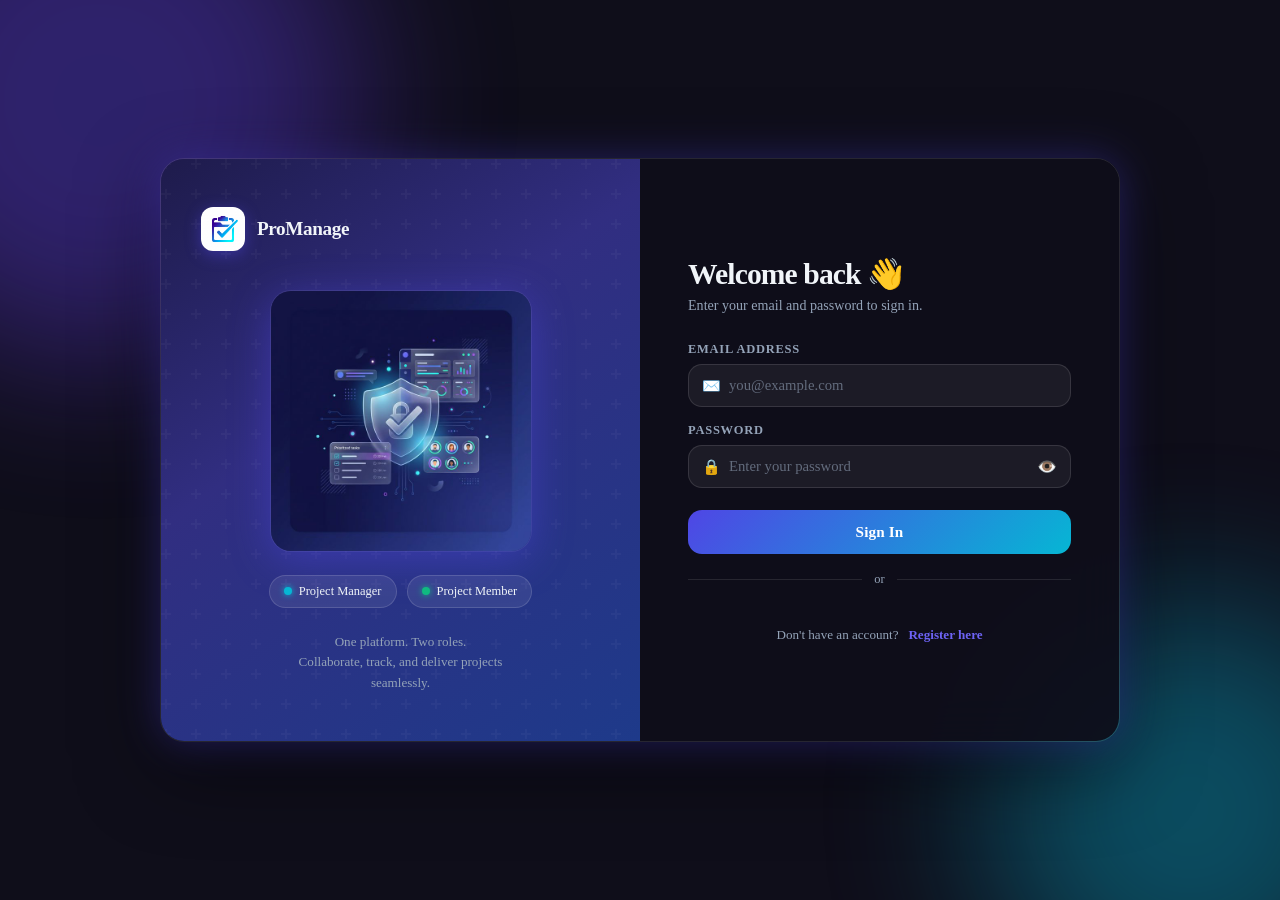
<file: frontend/index.html>
<!DOCTYPE html>
<html lang="en">
<head>
  <meta charset="UTF-8" />
  <meta name="viewport" content="width=device-width, initial-scale=1.0" />
  <title>ProManage – Project Management System</title>
  <meta name="description" content="ProManage – Project Management System" />
  <link rel="stylesheet" href="css/style.css" />
</head>
<body>
  <script>
    (function () {
      var role = sessionStorage.getItem('pms_role');
      var token = sessionStorage.getItem('pms_token');
      if (token && role === 'manager') {
        window.location.href = 'dashbord_manager.html';
      } else if (token && role === 'member') {
        window.location.href = 'dashbord ui_member.html';
      } else {
        window.location.href = 'login.html';
      }
    })();
  </script>
</body>
</html>
</file>
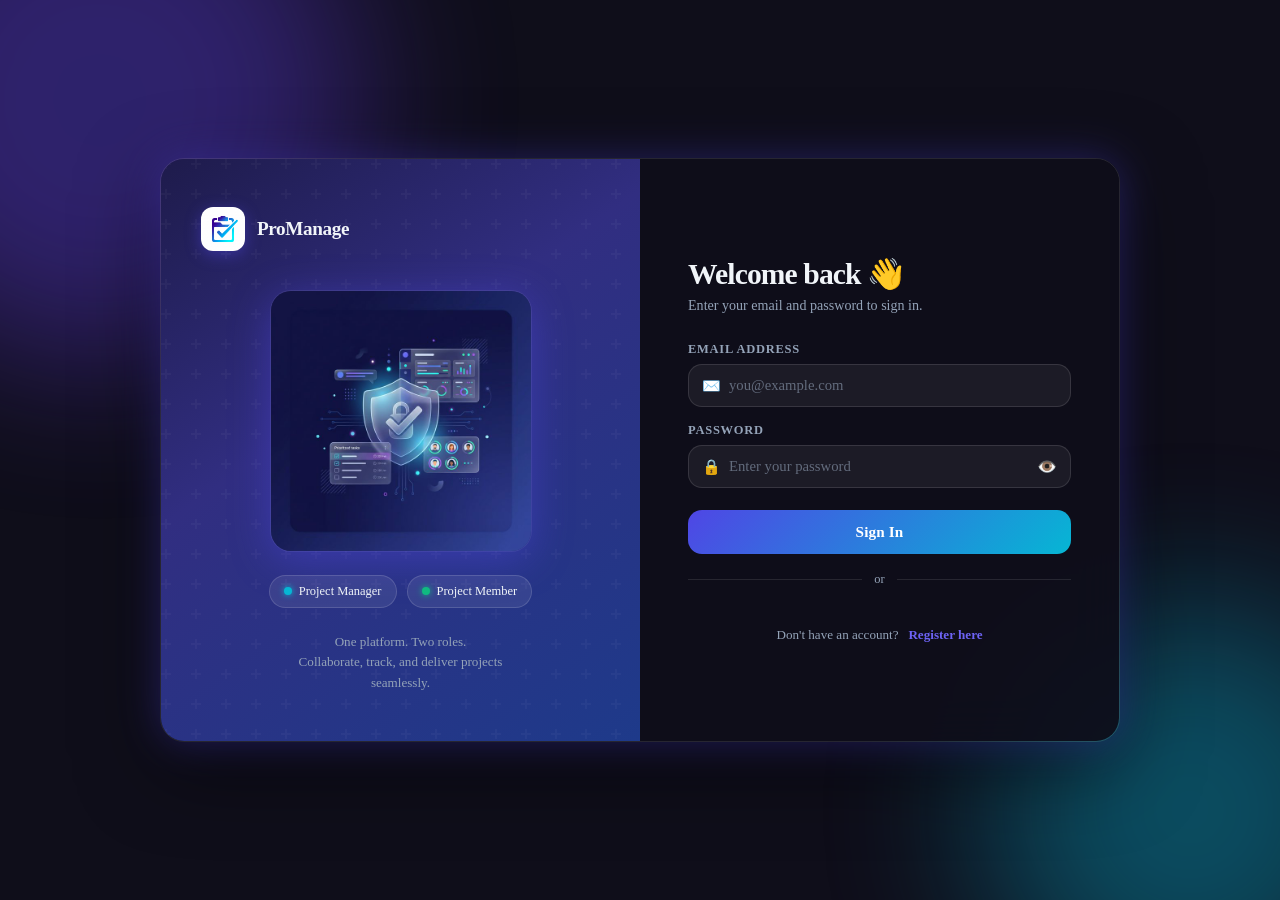
<file: frontend/files.html>
<!DOCTYPE html>
<html lang="en">
<head>
  <meta charset="UTF-8" />
  <meta name="viewport" content="width=device-width, initial-scale=1.0" />
  <title>Files – ProManage</title>
  <meta name="description" content="Files management page for ProManage with document sharing and collaboration." />
  <link rel="stylesheet" href="css/dashbord.css" />
  <link rel="stylesheet" href="css/project.css" />
  <link rel="stylesheet" href="css/files.css" />
  <script src="js/api.js" defer></script>
  <script src="js/role_guard.js" defer></script>
  <script src="js/nav.js" defer></script>
  <script src="js/files.js" defer></script>
</head>
<body>

  <aside class="sidebar" id="sidebar">

    <a href="dashbord_manager.html" class="sidebar-brand">
      <img src="assets/images/brand-logo.png" alt="ProManage" />
      <span class="sidebar-brand-name">ProManage</span>
    </a>

    <nav class="sidebar-nav" aria-label="Manager navigation">
      <span class="nav-section-label">Main</span>

      <a href="dashbord_manager.html" class="nav-item" id="nav-dashboard">
        <span class="nav-icon">🏠</span> Dashboard
      </a>

      <a href="project.html" class="nav-item" id="nav-projects">
        <span class="nav-icon">📁</span> Projects
        <span class="nav-badge" id="badge-projects">0</span>
      </a>

      <a href="task.html" class="nav-item" id="nav-tasks">
        <span class="nav-icon">✅</span> Tasks
        <span class="nav-badge" id="badge-tasks">0</span>
      </a>

      <a href="team.html" class="nav-item" id="nav-team">
        <span class="nav-icon">👥</span> Team
      </a>

      <a href="files.html" class="nav-item active" id="nav-files">
        <span class="nav-icon">📎</span> Files
      </a>

      <span class="nav-section-label" style="margin-top:12px;">Analytics</span>

      <a href="#" class="nav-item" id="nav-worklogs">
        <span class="nav-icon">📊</span> Work Logs
      </a>

      <a href="#" class="nav-item" id="nav-performance">
        <span class="nav-icon">📈</span> Performance
      </a>

      <span class="nav-section-label" style="margin-top:12px;">Account</span>

      <a href="notification.html" class="nav-item" id="nav-notifications">
        <span class="nav-icon">🔔</span> Notifications
        <span class="nav-badge" id="badge-notif">0</span>
      </a>

      <a href="profile.html" class="nav-item" id="nav-profile">
        <span class="nav-icon">👤</span> Profile
      </a>
    </nav>

    <div class="sidebar-footer">
      <a href="profile.html" class="sidebar-user" title="View profile">
        <div class="sidebar-user-avatar" id="sidebarAvatar">M</div>
        <div class="sidebar-user-info">
          <div class="sidebar-user-name" id="sidebarName">Manager</div>
          <div class="sidebar-user-role">Project Manager</div>
        </div>
        <span style="color:var(--text-muted);font-size:14px;">⚙️</span>
      </a>
    </div>

  </aside>

  <div class="dashboard-root">

    <header class="topbar">
      <h1 class="topbar-title">FILES</h1>

      <div class="topbar-search">
        <span>🔍</span>
        <input type="text" id="searchInput" placeholder="Search files…" />
      </div>

      <button class="btn-primary" id="openFileModalBtn" type="button">
        <svg viewBox="0 0 24 24" fill="none" stroke="currentColor" stroke-width="2.5"><line x1="12" y1="5" x2="12" y2="19"/><line x1="5" y1="12" x2="19" y2="12"/></svg>
        Upload File
      </button>
    </header>

    <main class="main-content" id="mainContent">

      <section class="stats-row">
        <div class="stat-card">
          <span class="stat-label">Total Files</span>
          <span class="stat-value" id="statTotal">0</span>
        </div>
        <div class="stat-card stat-active">
          <span class="stat-label">Documents</span>
          <span class="stat-value" id="statDocs">0</span>
        </div>
        <div class="stat-card stat-planning">
          <span class="stat-label">Images</span>
          <span class="stat-value" id="statImages">0</span>
        </div>
        <div class="stat-card stat-completed">
          <span class="stat-label">Linked to Projects</span>
          <span class="stat-value" id="statLinked">0</span>
        </div>
      </section>

      <section class="filters-bar">
        <div class="filter-group">
          <label>Type</label>
          <select id="filterType">
            <option value="all">All Types</option>
            <option value="pdf">PDF</option>
            <option value="docx">DOCX</option>
            <option value="xlsx">XLSX</option>
            <option value="png">PNG</option>
            <option value="jpg">JPG</option>
            <option value="zip">ZIP</option>
            <option value="other">Other</option>
          </select>
        </div>
        <div class="filter-group">
          <label>Project</label>
          <select id="filterProject">
            <option value="all">All Projects</option>
          </select>
        </div>
        <div class="filter-group">
          <label>Sort by</label>
          <select id="sortBy">
            <option value="newest">Newest First</option>
            <option value="oldest">Oldest First</option>
            <option value="name">Name (A → Z)</option>
          </select>
        </div>
        <div class="view-toggle">
          <button class="view-btn active" id="viewGrid" title="Grid view">
            <svg viewBox="0 0 24 24" fill="none" stroke="currentColor" stroke-width="1.8"><rect x="3" y="3" width="7" height="7" rx="1"/><rect x="14" y="3" width="7" height="7" rx="1"/><rect x="3" y="14" width="7" height="7" rx="1"/><rect x="14" y="14" width="7" height="7" rx="1"/></svg>
          </button>
          <button class="view-btn" id="viewList" title="List view">
            <svg viewBox="0 0 24 24" fill="none" stroke="currentColor" stroke-width="1.8"><line x1="8" y1="6" x2="21" y2="6"/><line x1="8" y1="12" x2="21" y2="12"/><line x1="8" y1="18" x2="21" y2="18"/><line x1="3" y1="6" x2="3.01" y2="6"/><line x1="3" y1="12" x2="3.01" y2="12"/><line x1="3" y1="18" x2="3.01" y2="18"/></svg>
          </button>
        </div>
      </section>

      <section class="dash-card">
        <div class="file-container" id="fileContainer">
          <div class="empty-state" id="emptyState">
            <div class="empty-icon">
              <svg viewBox="0 0 24 24" fill="none" stroke="currentColor" stroke-width="1.5"><path d="M21 15v4a2 2 0 0 1-2 2H5a2 2 0 0 1-2-2v-4"/><polyline points="17 8 12 3 7 8"/><line x1="12" y1="3" x2="12" y2="15"/></svg>
            </div>
            <p class="empty-title">No files yet</p>
            <p class="empty-sub">Click <strong>Upload File</strong> to add your first file</p>
          </div>
          <div class="file-list" id="fileList"></div>
        </div>
      </section>

    </main>

  </div>

  <div class="modal-overlay" id="fileModalOverlay">
    <div class="modal">
      <div class="modal-header">
        <h2 id="fileModalTitle">Upload File</h2>
        <button class="modal-close" id="closeFileModalBtn" type="button" aria-label="Close">
          <svg viewBox="0 0 24 24" fill="none" stroke="currentColor" stroke-width="2"><line x1="18" y1="6" x2="6" y2="18"/><line x1="6" y1="6" x2="18" y2="18"/></svg>
        </button>
      </div>
      <div class="modal-body">
        <input type="hidden" id="editFileId" />
        <div class="form-group">
          <label for="fileName">File Name <span class="required">*</span></label>
          <input type="text" id="fileName" placeholder="e.g. wireframes_v3.pdf" />
        </div>
        <div class="form-row">
          <div class="form-group">
            <label for="fileType">Type</label>
            <select id="fileType">
              <option value="pdf">PDF</option>
              <option value="docx">DOCX</option>
              <option value="xlsx">XLSX</option>
              <option value="png">PNG</option>
              <option value="jpg">JPG</option>
              <option value="zip">ZIP</option>
              <option value="other">Other</option>
            </select>
          </div>
          <div class="form-group">
            <label for="fileProject">Project</label>
            <select id="fileProject">
              <option value="">— None —</option>
            </select>
          </div>
        </div>
        <div class="form-group">
          <label for="fileUrl">URL</label>
          <input type="text" id="fileUrl" placeholder="https://…" />
        </div>
      </div>
      <div class="modal-footer">
        <button class="btn-secondary" id="cancelFileBtn" type="button">Cancel</button>
        <button class="btn-primary" id="saveFileBtn" type="button">Save</button>
      </div>
    </div>
  </div>

</body>
</html>
</file>
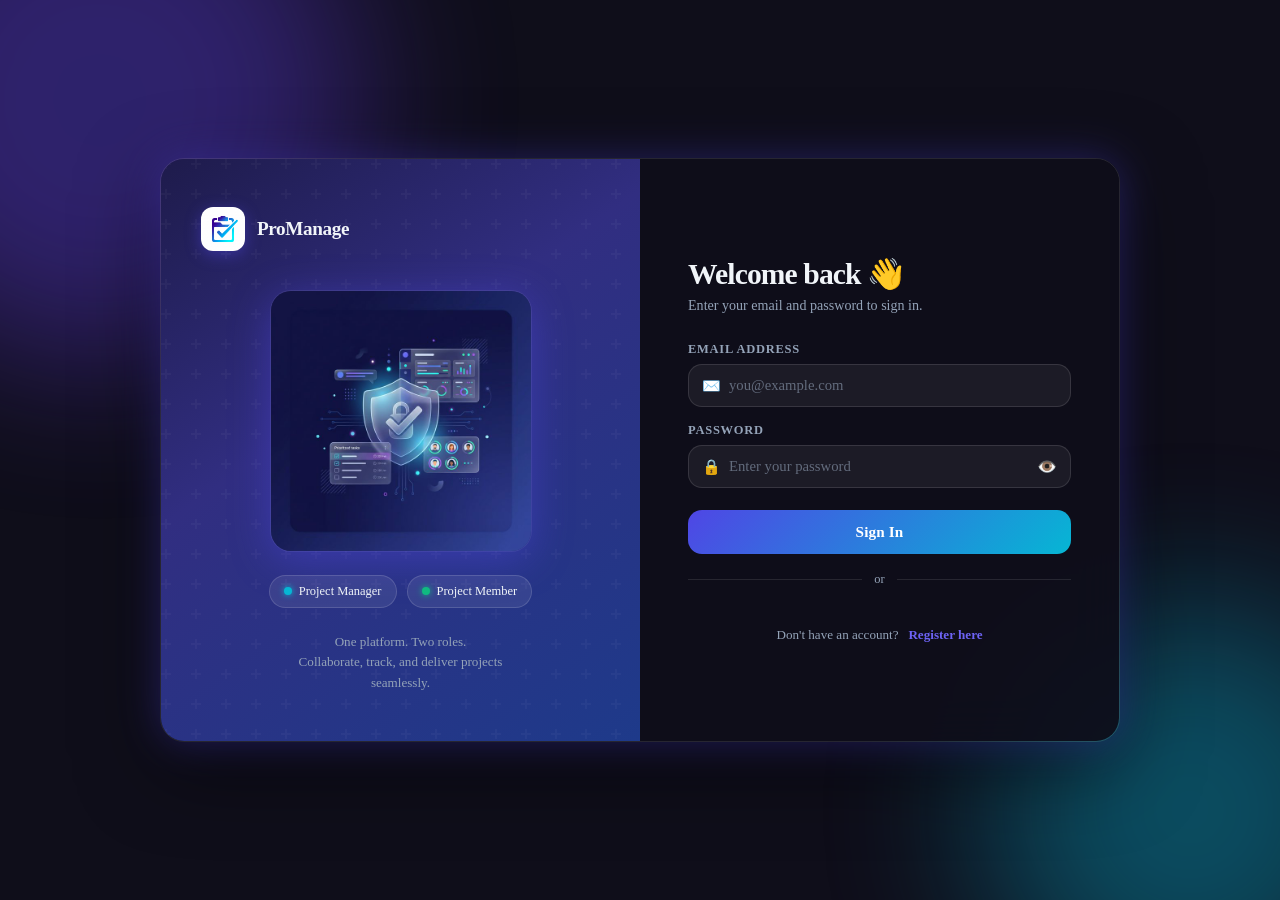
<file: frontend/login.html>
<!DOCTYPE html>
<html lang="en">
<head>
  <meta charset="UTF-8" />
  <meta name="viewport" content="width=device-width, initial-scale=1.0" />
  <title>Login – Project Management System</title>
  <meta name="description" content="Sign in to the Project Management System as a Project Manager or Project Member." />
  <link rel="stylesheet" href="css/auth.css" />
</head>
<body class="auth-page">

  <div class="auth-wrapper">

    <!-- ═══════════════════════════════════════
         LEFT PANEL  –  Illustration / Branding
    ════════════════════════════════════════ -->
    <div class="auth-panel-left">

      <!-- Brand -->
      <div class="brand">
        <img src="assets/images/brand-logo.png" alt="ProManage Logo" class="brand-icon-img" />
        <span class="brand-name">ProManage</span>
      </div>

      <!-- Illustration area -->
      <div class="illustration-wrap">

        <!-- Login Illustration -->
        <div class="illustration-img-wrap">
          <img
            src="assets/images/login-illustration.png"
            alt="Project management secure login illustration"
            class="login-illustration"
          />
        </div>

        <!-- Role badges -->
        <div class="role-badges">
          <span class="role-badge manager">
            <span class="dot"></span> Project Manager
          </span>
          <span class="role-badge member">
            <span class="dot"></span> Project Member
          </span>
        </div>

        <p class="panel-tagline">
          One platform. Two roles.<br/>
          Collaborate, track, and deliver projects seamlessly.
        </p>

      </div>
    </div>

    <!-- ═══════════════════════════════════════
         RIGHT PANEL  –  Login Form
    ════════════════════════════════════════ -->
    <div class="auth-panel-right">

      <div class="auth-header">
        <h1>Welcome back 👋</h1>
        <p>Enter your email and password to sign in.</p>
      </div>

      <!-- ── Login Form ── -->
      <form class="auth-form" id="loginForm" novalidate autocomplete="off">

        <!-- Email -->
        <div class="form-group">
          <label class="field-label" for="email">Email Address</label>
          <div class="input-wrap">
            <span class="input-icon">✉️</span>
            <input
              type="email"
              id="email"
              name="email"
              placeholder="you@example.com"
              required
              autocomplete="email"
            />
          </div>
        </div>

        <!-- Password -->
        <div class="form-group">
          <label class="field-label" for="password">Password</label>
          <div class="input-wrap">
            <span class="input-icon">🔒</span>
            <input
              type="password"
              id="password"
              name="password"
              placeholder="Enter your password"
              required
              autocomplete="current-password"
            />
            <button type="button" class="toggle-pw" id="togglePassword" aria-label="Toggle password visibility">
              👁️
            </button>
          </div>
        </div>

        <!-- Submit -->
        <button type="submit" class="btn-login" id="loginBtn">
          <div class="spinner"></div>
          <span class="btn-text">Sign In</span>
        </button>

        <!-- Error message -->
        <div class="auth-error" id="authError" role="alert">
          <span>⚠️</span>
          <span id="authErrorMsg">Invalid credentials. Please try again.</span>
        </div>

      </form>

      <!-- Divider -->
      <div class="auth-divider">or</div>

      <!-- Footer -->
      <div class="auth-footer">
        Don't have an account? &nbsp;
        <a href="signup.html" id="signupLink">Register here</a>
      </div>

    </div>
    <!-- /auth-panel-right -->

  </div>
  <!-- /auth-wrapper -->

  <script src="js/auth.js"></script>
</body>
</html>
</file>
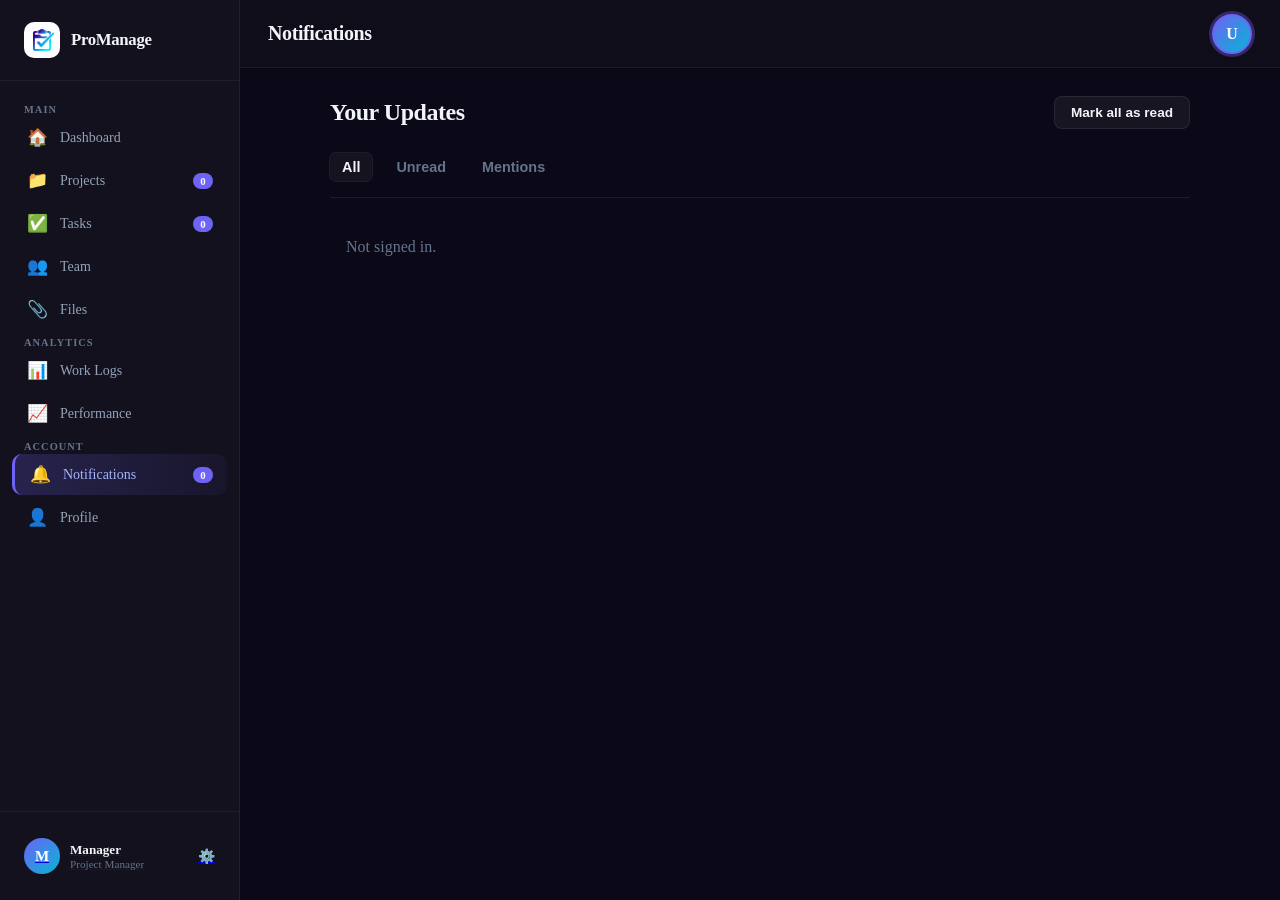
<file: frontend/notification.html>
<!DOCTYPE html>
<html lang="en">
<head>
  <meta charset="UTF-8" />
  <meta name="viewport" content="width=device-width, initial-scale=1.0" />
  <title>Notifications | ProManage</title>
  <meta name="description" content="View notifications across all your assigned projects." />
  <link rel="stylesheet" href="css/dashbord.css" />
  <link rel="stylesheet" href="css/notification.css" />
  <script src="js/nav.js" defer></script>
</head>
<body>

  <!-- ══════════════════════════════════════
       SIDEBAR
  ══════════════════════════════════════ -->
  <aside class="sidebar" id="sidebar">

    <a href="dashbord_manager.html" class="sidebar-brand">
      <img src="assets/images/brand-logo.png" alt="ProManage" />
      <span class="sidebar-brand-name">ProManage</span>
    </a>

    <nav class="sidebar-nav" aria-label="Manager navigation">
      <span class="nav-section-label">Main</span>

      <a href="dashbord_manager.html" class="nav-item" id="nav-dashboard">
        <span class="nav-icon">🏠</span> Dashboard
      </a>

      <a href="project.html" class="nav-item" id="nav-projects">
        <span class="nav-icon">📁</span> Projects
        <span class="nav-badge" id="badge-projects">0</span>
      </a>

      <a href="task.html" class="nav-item" id="nav-tasks">
        <span class="nav-icon">✅</span> Tasks
        <span class="nav-badge" id="badge-tasks">0</span>
      </a>

      <a href="team.html" class="nav-item" id="nav-team">
        <span class="nav-icon">👥</span> Team
      </a>

      <a href="files.html" class="nav-item" id="nav-files">
        <span class="nav-icon">📎</span> Files
      </a>

      <span class="nav-section-label" style="margin-top:12px;">Analytics</span>

      <a href="#" class="nav-item" id="nav-worklogs">
        <span class="nav-icon">📊</span> Work Logs
      </a>

      <a href="#" class="nav-item" id="nav-performance">
        <span class="nav-icon">📈</span> Performance
      </a>

      <span class="nav-section-label" style="margin-top:12px;">Account</span>

      <a href="notification.html" class="nav-item active" id="nav-notifications">
        <span class="nav-icon">🔔</span> Notifications
        <span class="nav-badge" id="badge-notif">0</span>
      </a>

      <a href="profile.html" class="nav-item" id="nav-profile">
        <span class="nav-icon">👤</span> Profile
      </a>
    </nav>

    <div class="sidebar-footer">
      <a href="profile.html" class="sidebar-user" title="View profile">
        <div class="sidebar-user-avatar" id="sidebarAvatar">M</div>
        <div class="sidebar-user-info">
          <div class="sidebar-user-name" id="sidebarName">Manager</div>
          <div class="sidebar-user-role">Project Manager</div>
        </div>
        <span style="color:var(--text-muted);font-size:14px;">⚙️</span>
      </a>
    </div>

  </aside>

  <!-- ══════════════════════════════════════
       MAIN AREA
  ══════════════════════════════════════ -->
  <div class="dashboard-root">

    <!-- Topbar -->
    <header class="topbar">
      <h1 class="topbar-title">Notifications</h1>
      <!-- Profile avatar -->
      <a href="profile.html" class="topbar-avatar" id="topbarAvatar" title="Profile">M</a>
    </header>

    <!-- Main Content -->
    <main class="main-content">
      <div class="notif-container">

        <!-- Header -->
        <div class="notif-header-wrap">
          <h2>Your Updates</h2>
          <button class="mark-read-btn" id="markAllReadBtn">Mark all as read</button>
        </div>

        <!-- Filters -->
        <div class="notif-filters">
          <button class="filter-btn active" data-filter="all">All</button>
          <button class="filter-btn" data-filter="unread">Unread</button>
          <button class="filter-btn" data-filter="mentions">Mentions</button>
        </div>

        <!-- Notification List -->
        <div class="notif-list" id="notifList">
          <p style="color:var(--text-muted);padding:16px;">Loading…</p>
        </div> <!-- /notif-list -->

      </div>
    </main>
  </div>

  <script src="js/notification.js"></script>
</body>
</html>
</file>
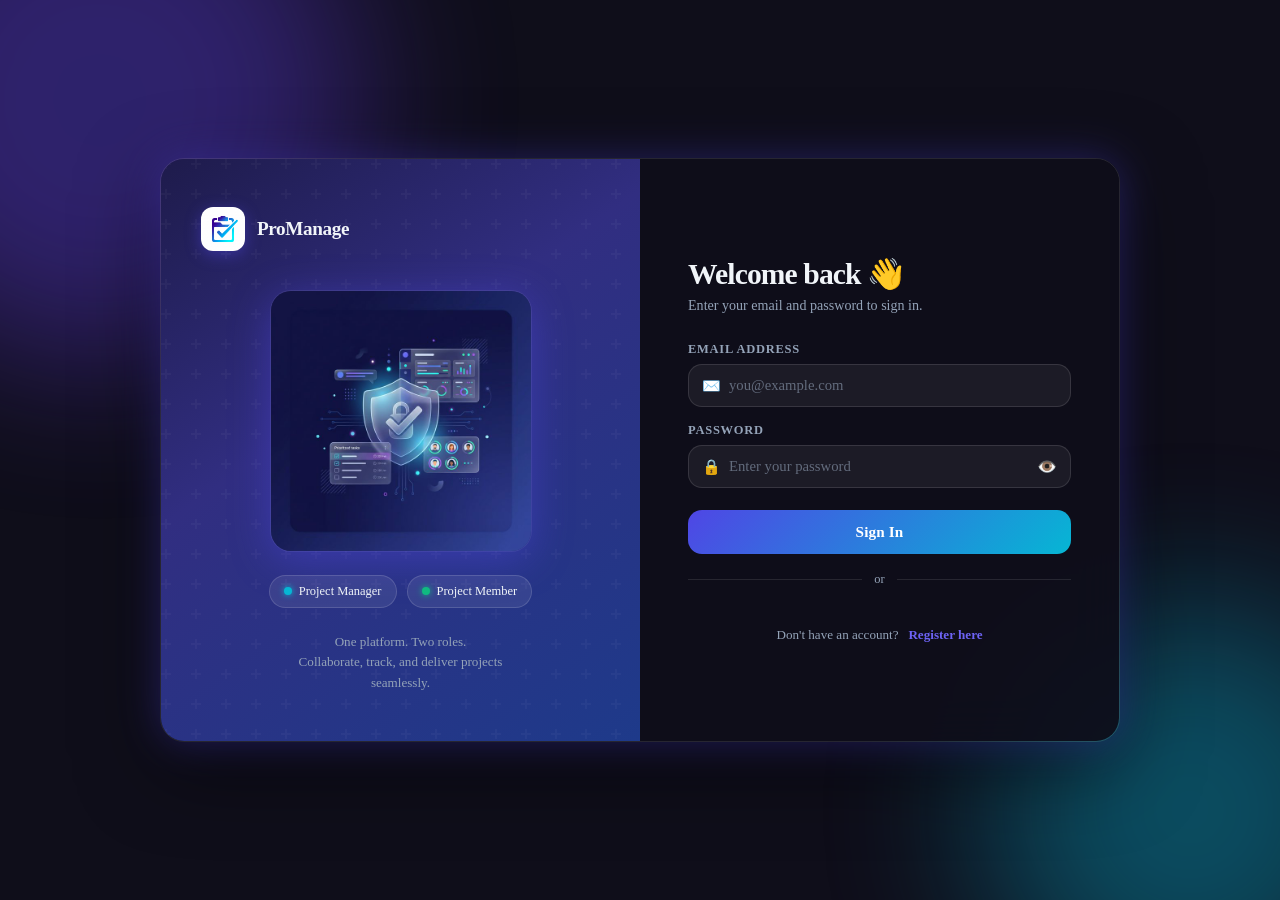
<file: frontend/profile.html>
<!DOCTYPE html>
<html lang="en">
<head>
  <meta charset="UTF-8" />
  <meta name="viewport" content="width=device-width, initial-scale=1.0" />
  <title>Profile – ProManage</title>
  <meta name="description" content="User profile page for ProManage with account settings and preferences." />
  <link rel="stylesheet" href="css/dashbord.css" />
  <link rel="stylesheet" href="css/project.css" />
  <link rel="stylesheet" href="css/profile.css" />
  <script src="js/api.js" defer></script>
  <script src="js/role_guard.js" defer></script>
  <script src="js/nav.js" defer></script>
  <script src="js/user.js" defer></script>
</head>
<body>

  <aside class="sidebar" id="sidebar">
    <a href="dashbord_manager.html" class="sidebar-brand">
      <img src="assets/images/brand-logo.png" alt="ProManage" />
      <span class="sidebar-brand-name">ProManage</span>
    </a>
    <nav class="sidebar-nav" aria-label="Manager navigation">
      <span class="nav-section-label">Main</span>
      <a href="dashbord_manager.html" class="nav-item" id="nav-dashboard"><span class="nav-icon">🏠</span> Dashboard</a>
      <a href="project.html" class="nav-item" id="nav-projects"><span class="nav-icon">📁</span> Projects<span class="nav-badge" id="badge-projects">0</span></a>
      <a href="task.html" class="nav-item" id="nav-tasks"><span class="nav-icon">✅</span> Tasks<span class="nav-badge" id="badge-tasks">0</span></a>
      <a href="team.html" class="nav-item" id="nav-team"><span class="nav-icon">👥</span> Team</a>
      <a href="files.html" class="nav-item" id="nav-files"><span class="nav-icon">📎</span> Files</a>
      <span class="nav-section-label" style="margin-top:12px;">Account</span>
      <a href="notification.html" class="nav-item" id="nav-notifications"><span class="nav-icon">🔔</span> Notifications<span class="nav-badge" id="badge-notif">0</span></a>
      <a href="profile.html" class="nav-item active" id="nav-profile"><span class="nav-icon">👤</span> Profile</a>
    </nav>
    <div class="sidebar-footer">
      <a href="profile.html" class="sidebar-user" title="View profile">
        <div class="sidebar-user-avatar" id="sidebarAvatar">U</div>
        <div class="sidebar-user-info">
          <div class="sidebar-user-name" id="sidebarName">User</div>
          <div class="sidebar-user-role">Member</div>
        </div>
        <span style="color:var(--text-muted);font-size:14px;">⚙️</span>
      </a>
    </div>
  </aside>

  <div class="dashboard-root">
    <header class="topbar">
      <h1 class="topbar-title">PROFILE</h1>
      <a href="login.html" class="btn-secondary" id="logoutBtn" style="text-decoration:none;">
        <svg viewBox="0 0 24 24" fill="none" stroke="currentColor" stroke-width="2" style="width:16px;height:16px;"><path d="M9 21H5a2 2 0 0 1-2-2V5a2 2 0 0 1 2-2h4"/><polyline points="16 17 21 12 16 7"/><line x1="21" y1="12" x2="9" y2="12"/></svg>
        Logout
      </a>
    </header>

    <main class="main-content" id="mainContent">

      <section class="profile-hero">
        <div class="profile-hero-bg"></div>
        <div class="profile-hero-content">
          <div class="profile-avatar-wrap">
            <div class="profile-avatar" id="profileAvatar">U</div>
            <div class="profile-role-badge" id="profileRoleBadge">Member</div>
          </div>
          <div class="profile-hero-info">
            <h2 class="profile-hero-name" id="profileName">—</h2>
            <p class="profile-hero-email" id="profileEmail">—</p>
            <div class="profile-hero-meta">
              <span class="profile-meta-pill" id="profileId">ID: —</span>
              <span class="profile-meta-pill" id="profileRoleLabel">Member</span>
              <span class="profile-meta-pill" id="profileJoin">Joined —</span>
            </div>
          </div>
          <div class="profile-hero-actions">
            <a href="#editProfile" class="btn-primary" id="editProfileAnchor">
              <svg viewBox="0 0 24 24" fill="none" stroke="currentColor" stroke-width="2" style="width:16px;height:16px;"><path d="M11 4H4a2 2 0 0 0-2 2v14a2 2 0 0 0 2 2h14a2 2 0 0 0 2-2v-7"/><path d="M18.5 2.5a2.121 2.121 0 0 1 3 3L12 15l-4 1 1-4 9.5-9.5z"/></svg>
              Edit Profile
            </a>
          </div>
        </div>
      </section>

      <section class="stats-row" id="profileStats" style="margin-top:-40px;position:relative;z-index:2;">
        <div class="stat-card">
          <span class="stat-label">My Tasks</span>
          <span class="stat-value" id="statMyTasks">0</span>
        </div>
        <div class="stat-card stat-active">
          <span class="stat-label">In Progress</span>
          <span class="stat-value" id="statInProgress">0</span>
        </div>
        <div class="stat-card stat-completed">
          <span class="stat-label">Completed</span>
          <span class="stat-value" id="statCompleted">0</span>
        </div>
        <div class="stat-card stat-planning">
          <span class="stat-label">Pending</span>
          <span class="stat-value" id="statPending">0</span>
        </div>
      </section>

      <div class="profile-grid">
        <section class="dash-card" id="editProfile">
          <div class="card-header">
            <span class="card-title">Edit Profile</span>
          </div>
          <form id="profileForm" class="profile-form">
            <div class="form-row">
              <div class="form-group">
                <label for="profName">Name</label>
                <input type="text" id="profName" required />
              </div>
              <div class="form-group">
                <label for="profEmail">Email</label>
                <input type="email" id="profEmail" required />
              </div>
            </div>
            <div class="form-group">
              <label for="profUsername">Username</label>
              <input type="text" id="profUsername" />
            </div>
            <div class="form-group">
              <label for="profPassword">New Password</label>
              <input type="password" id="profPassword" placeholder="Leave blank to keep current" />
              <small style="color:var(--text-muted);font-size:0.78rem;display:block;margin-top:6px;">Minimum 6 characters. Leave empty if you don't want to change it.</small>
            </div>
            <div class="profile-form-footer">
              <button class="btn-primary" type="submit" id="saveProfileBtn">
                <svg viewBox="0 0 24 24" fill="none" stroke="currentColor" stroke-width="2" style="width:16px;height:16px;"><path d="M19 21H5a2 2 0 0 1-2-2V5a2 2 0 0 1 2-2h11l5 5v11a2 2 0 0 1-2 2z"/><polyline points="17 21 17 13 7 13 7 21"/><polyline points="7 3 7 8 15 8"/></svg>
                Save Changes
              </button>
              <span id="profileStatus" class="profile-status"></span>
            </div>
          </form>
        </section>

        <section class="dash-card">
          <div class="card-header">
            <span class="card-title">Account Security</span>
          </div>
          <div class="profile-security">
            <div class="security-item">
              <div class="security-icon">🔒</div>
              <div class="security-info">
                <div class="security-title">Password</div>
                <div class="security-sub">Last updated — set during registration</div>
              </div>
              <a href="#editProfile" class="btn-action">Change</a>
            </div>
            <div class="security-item">
              <div class="security-icon">🔑</div>
              <div class="security-info">
                <div class="security-title">Session Token</div>
                <div class="security-sub" id="tokenSub">Active — Bearer token in use</div>
              </div>
              <a href="login.html" class="btn-action danger" id="logoutBtnInline">Sign out</a>
            </div>
            <div class="security-item">
              <div class="security-icon">👤</div>
              <div class="security-info">
                <div class="security-title">Account Type</div>
                <div class="security-sub" id="accountTypeSub">—</div>
              </div>
              <span class="security-pill" id="accountTypePill">—</span>
            </div>
          </div>
        </section>
      </div>

    </main>
  </div>

</body>
</html>
</file>
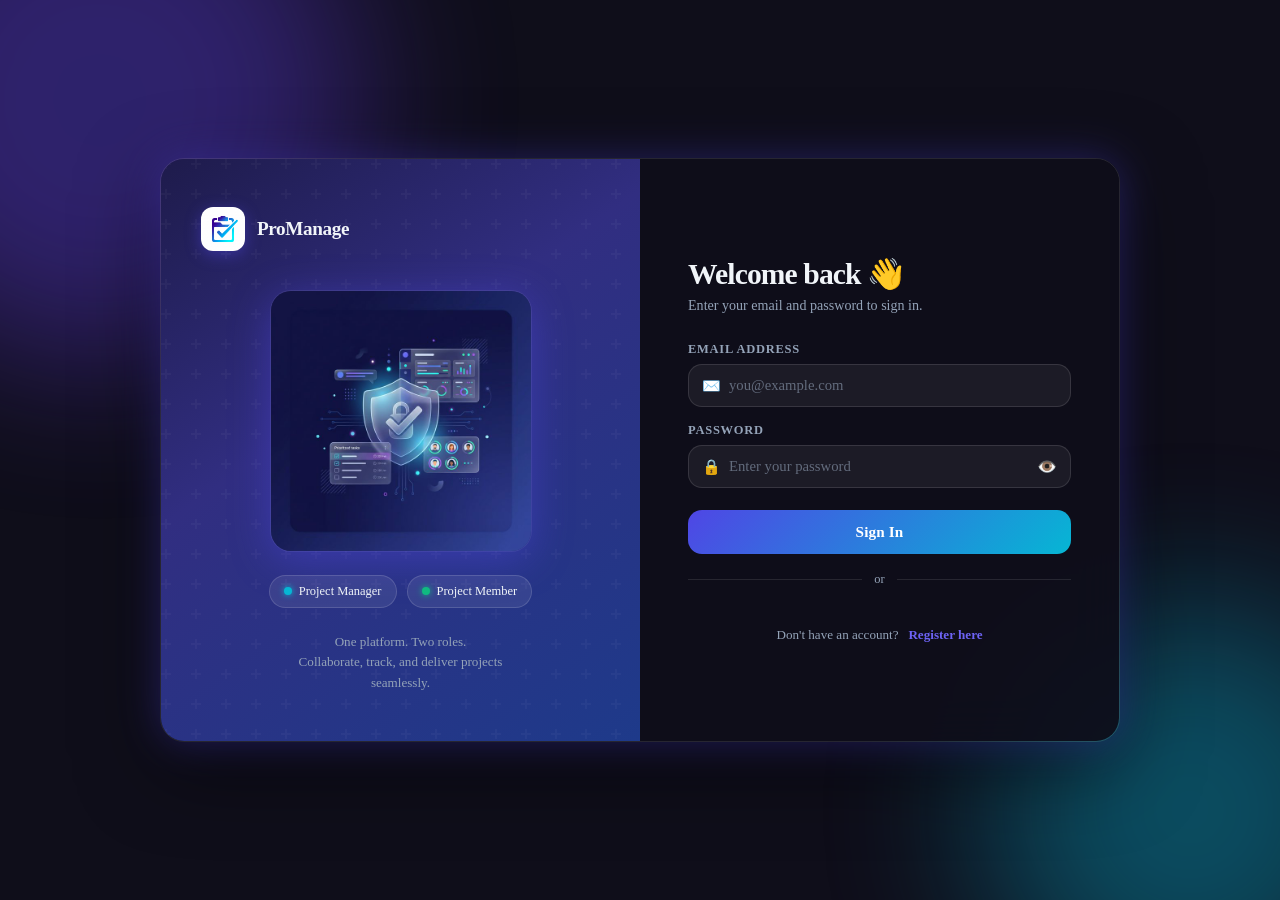
<file: frontend/project-details.html>
<!DOCTYPE html>
<html lang="en">
<head>
  <meta charset="UTF-8" />
  <meta name="viewport" content="width=device-width, initial-scale=1.0" />
  <title>Project Details – ProManage</title>
  <link rel="stylesheet" href="css/dashbord.css" />
  <link rel="stylesheet" href="css/project.css" />
  <script src="js/role_guard.js" defer></script>
  <script src="js/nav.js" defer></script>
  <script src="js/project-details.js" defer></script>
</head>
<body>

  <aside class="sidebar" id="sidebar">
    <a href="dashbord_manager.html" class="sidebar-brand">
      <img src="assets/images/brand-logo.png" alt="ProManage" />
      <span class="sidebar-brand-name">ProManage</span>
    </a>
    <nav class="sidebar-nav" aria-label="Manager navigation">
      <span class="nav-section-label">Main</span>
      <a href="dashbord_manager.html" class="nav-item" id="nav-dashboard"><span class="nav-icon">🏠</span> Dashboard</a>
      <a href="project.html" class="nav-item" id="nav-projects"><span class="nav-icon">📁</span> Projects<span class="nav-badge" id="badge-projects">0</span></a>
      <a href="task.html" class="nav-item" id="nav-tasks"><span class="nav-icon">✅</span> Tasks<span class="nav-badge" id="badge-tasks">0</span></a>
      <a href="team.html" class="nav-item" id="nav-team"><span class="nav-icon">👥</span> Team</a>
      <a href="files.html" class="nav-item" id="nav-files"><span class="nav-icon">📎</span> Files</a>
      <span class="nav-section-label" style="margin-top:12px;">Account</span>
      <a href="notification.html" class="nav-item" id="nav-notifications"><span class="nav-icon">🔔</span> Notifications<span class="nav-badge" id="badge-notif">0</span></a>
      <a href="profile.html" class="nav-item" id="nav-profile"><span class="nav-icon">👤</span> Profile</a>
    </nav>
    <div class="sidebar-footer">
      <a href="profile.html" class="sidebar-user" title="View profile">
        <div class="sidebar-user-avatar" id="sidebarAvatar">U</div>
        <div class="sidebar-user-info">
          <div class="sidebar-user-name" id="sidebarName">User</div>
          <div class="sidebar-user-role">Project Member</div>
        </div>
        <span style="color:var(--text-muted);font-size:14px;">⚙️</span>
      </a>
    </div>
  </aside>

  <div class="dashboard-root">
    <header class="topbar">
      <h1 class="topbar-title" id="projectTitle">Project Details</h1>
    </header>
    <main class="main-content" id="mainContent">

      <section class="dash-card" id="projectCard">
        <div class="card-header">
          <span class="card-title">Overview</span>
          <span><a href="project.html" style="color:var(--text-muted);text-decoration:none;">← Back to projects</a></span>
        </div>
        <div id="projectDetail"></div>
      </section>

      <section class="dash-card">
        <div class="card-header">
          <span class="card-title">Tasks</span>
          <button class="btn-primary" id="openTaskModalBtn" type="button" data-requires="manager">+ Add Task</button>
        </div>
        <div id="taskList"></div>
      </section>

      <section class="dash-card">
        <div class="card-header">
          <span class="card-title">Comments</span>
          <select id="commentTaskSelect"><option value="">— Select a task —</option></select>
        </div>
        <div id="commentList"></div>
        <div style="margin-top:12px;display:flex;gap:8px;">
          <input type="text" id="newCommentText" placeholder="Write a comment…" style="flex:1;padding:8px 12px;border-radius:6px;background:var(--bg-elevated);color:var(--text-primary);border:1px solid var(--border);" />
          <button class="btn-primary" id="addCommentBtn" type="button">Post</button>
        </div>
      </section>

    </main>
  </div>

  <div class="modal-overlay" id="taskModalOverlay">
    <div class="modal">
      <div class="modal-header">
        <h2>New Task</h2>
        <button class="modal-close" id="closeTaskModalBtn" type="button" aria-label="Close">✕</button>
      </div>
      <div class="modal-body">
        <input type="hidden" id="editTaskId" />
        <div class="form-group">
          <label for="taskTitle">Title <span class="required">*</span></label>
          <input type="text" id="taskTitle" />
        </div>
        <div class="form-group">
          <label for="taskDesc">Description</label>
          <textarea id="taskDesc" rows="3"></textarea>
        </div>
        <div class="form-row">
          <div class="form-group">
            <label for="taskStatus">Status</label>
            <select id="taskStatus">
              <option value="todo">To-Do</option>
              <option value="inprogress">In Progress</option>
              <option value="done">Done</option>
            </select>
          </div>
          <div class="form-group">
            <label for="taskPriority">Priority</label>
            <select id="taskPriority">
              <option value="low">Low</option>
              <option value="medium" selected>Medium</option>
              <option value="high">High</option>
            </select>
          </div>
        </div>
        <div class="form-row">
          <div class="form-group">
            <label for="taskDue">Due Date</label>
            <input type="date" id="taskDue" />
          </div>
          <div class="form-group">
            <label for="taskAssignee">Assign To</label>
            <select id="taskAssignee">
              <option value="">— Unassigned —</option>
            </select>
          </div>
        </div>
      </div>
      <div class="modal-footer">
        <button class="btn-secondary" id="cancelTaskBtn" type="button">Cancel</button>
        <button class="btn-primary" id="saveTaskBtn" type="button">Save Task</button>
      </div>
    </div>
  </div>

</body>
</html>
</file>
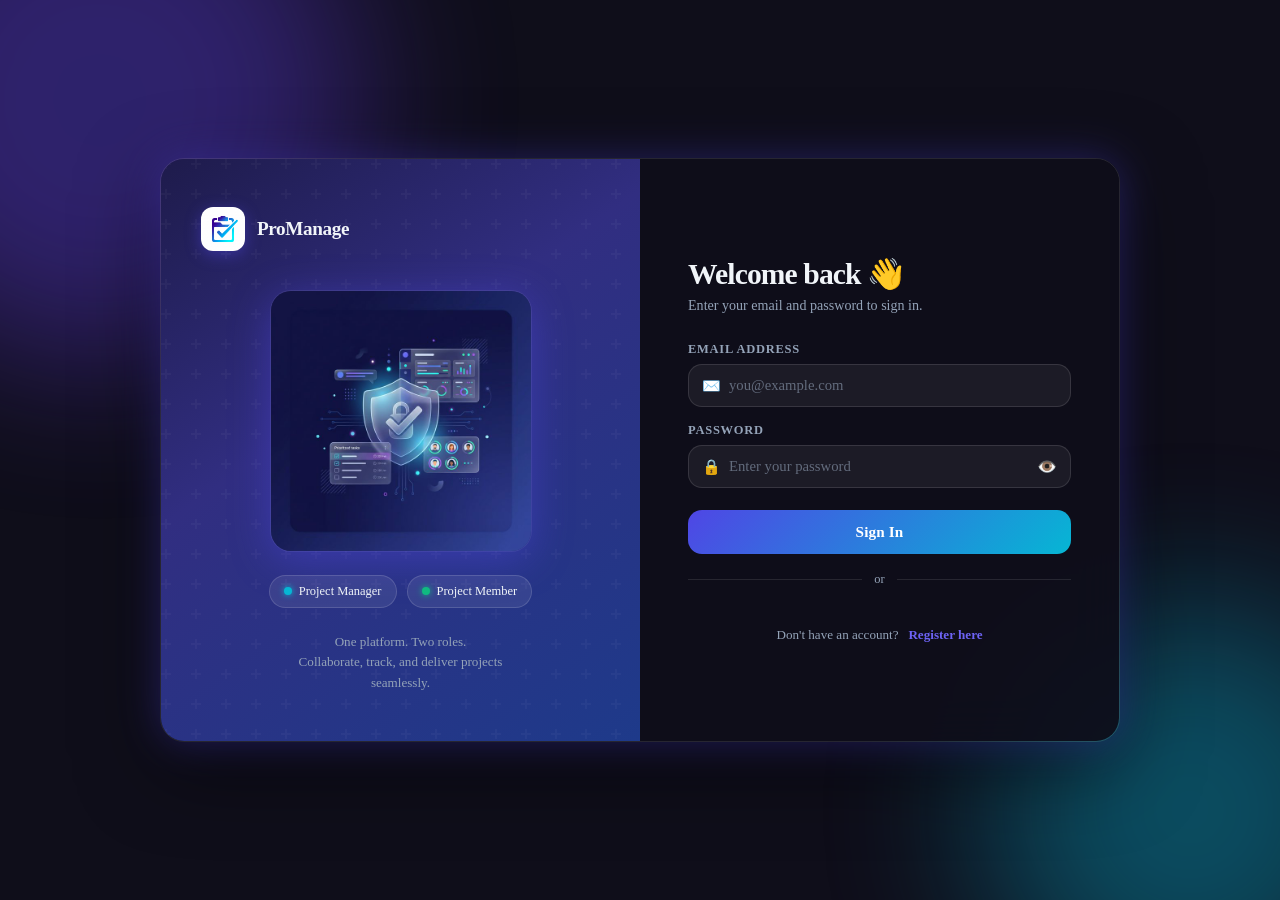
<file: frontend/project.html>
<!DOCTYPE html>
<html lang="en">
<head>
  <meta charset="UTF-8" />
  <meta name="viewport" content="width=device-width, initial-scale=1.0" />
  <title>Projects – ProManage</title>
  <meta name="description" content="Projects management page for ProManage with project overview and tracking." />
  <link rel="stylesheet" href="css/dashbord.css" />
  <link rel="stylesheet" href="css/project.css" />
  <script src="js/api.js" defer></script>
  <script src="js/role_guard.js" defer></script>
  <script src="js/nav.js" defer></script>
  <script src="js/projects.js" defer></script>
</head>
<body>

  <aside class="sidebar" id="sidebar">

    <a href="dashbord_manager.html" class="sidebar-brand">
      <img src="assets/images/brand-logo.png" alt="ProManage" />
      <span class="sidebar-brand-name">ProManage</span>
    </a>

    <nav class="sidebar-nav" aria-label="Manager navigation">
      <span class="nav-section-label">Main</span>

      <a href="dashbord_manager.html" class="nav-item" id="nav-dashboard">
        <span class="nav-icon">🏠</span> Dashboard
      </a>

      <a href="project.html" class="nav-item active" id="nav-projects">
        <span class="nav-icon">📁</span> Projects
        <span class="nav-badge" id="badge-projects">0</span>
      </a>

      <a href="task.html" class="nav-item" id="nav-tasks">
        <span class="nav-icon">✅</span> Tasks
        <span class="nav-badge" id="badge-tasks">0</span>
      </a>

      <a href="team.html" class="nav-item" id="nav-team">
        <span class="nav-icon">👥</span> Team
      </a>

      <a href="files.html" class="nav-item" id="nav-files">
        <span class="nav-icon">📎</span> Files
      </a>

      <span class="nav-section-label" style="margin-top:12px;">Analytics</span>

      <a href="#" class="nav-item" id="nav-worklogs">
        <span class="nav-icon">📊</span> Work Logs
      </a>

      <a href="#" class="nav-item" id="nav-performance">
        <span class="nav-icon">📈</span> Performance
      </a>

      <span class="nav-section-label" style="margin-top:12px;">Account</span>

      <a href="notification.html" class="nav-item" id="nav-notifications">
        <span class="nav-icon">🔔</span> Notifications
        <span class="nav-badge" id="badge-notif">0</span>
      </a>

      <a href="profile.html" class="nav-item" id="nav-profile">
        <span class="nav-icon">👤</span> Profile
      </a>
    </nav>

    <div class="sidebar-footer">
      <a href="profile.html" class="sidebar-user" title="View profile">
        <div class="sidebar-user-avatar" id="sidebarAvatar">M</div>
        <div class="sidebar-user-info">
          <div class="sidebar-user-name" id="sidebarName">Manager</div>
          <div class="sidebar-user-role">Project Manager</div>
        </div>
        <span style="color:var(--text-muted);font-size:14px;">⚙️</span>
      </a>
    </div>

  </aside>

  <div class="dashboard-root">

    <header class="topbar">
      <h1 class="topbar-title">PROJECTS</h1>

      <div class="topbar-search">
        <span>🔍</span>
        <input type="text" id="searchInput" placeholder="Search projects…" />
      </div>

      <button class="btn-primary" id="openModalBtn" type="button" data-requires="manager">
        <svg viewBox="0 0 24 24" fill="none" stroke="currentColor" stroke-width="2.5"><line x1="12" y1="5" x2="12" y2="19"/><line x1="5" y1="12" x2="19" y1="12"/></svg>
        New Project
      </button>
    </header>

    <main class="main-content" id="mainContent">

      <section class="stats-row">
        <div class="stat-card">
          <span class="stat-label">Total Projects</span>
          <span class="stat-value" id="statTotal">0</span>
        </div>
        <div class="stat-card stat-active">
          <span class="stat-label">Active</span>
          <span class="stat-value" id="statActive">0</span>
        </div>
        <div class="stat-card stat-planning">
          <span class="stat-label">Planning</span>
          <span class="stat-value" id="statPlanning">0</span>
        </div>
        <div class="stat-card stat-completed">
          <span class="stat-label">Completed</span>
          <span class="stat-value" id="statCompleted">0</span>
        </div>
      </section>

      <section class="filters-bar">
        <div class="filter-group">
          <label>Status</label>
          <select id="filterStatus">
            <option value="all">All Statuses</option>
            <option value="planning">Planning</option>
            <option value="active">Active</option>
            <option value="paused">Paused</option>
            <option value="completed">Completed</option>
          </select>
        </div>
        <div class="filter-group">
          <label>Priority</label>
          <select id="filterPriority">
            <option value="all">All Priorities</option>
            <option value="high">High</option>
            <option value="medium">Medium</option>
            <option value="low">Low</option>
          </select>
        </div>
        <div class="filter-group">
          <label>Sort by</label>
          <select id="sortBy">
            <option value="newest">Newest First</option>
            <option value="oldest">Oldest First</option>
            <option value="deadline">Nearest Deadline</option>
            <option value="progress">Progress</option>
          </select>
        </div>
        <div class="view-toggle">
          <button class="view-btn active" id="viewList" title="List view">
            <svg viewBox="0 0 24 24" fill="none" stroke="currentColor" stroke-width="1.8"><line x1="8" y1="6" x2="21" y2="6"/><line x1="8" y1="12" x2="21" y2="12"/><line x1="8" y1="18" x2="21" y2="18"/><line x1="3" y1="6" x2="3.01" y2="6"/><line x1="3" y1="12" x2="3.01" y2="12"/><line x1="3" y1="18" x2="3.01" y2="18"/></svg>
          </button>
          <button class="view-btn" id="viewGrid" title="Grid view">
            <svg viewBox="0 0 24 24" fill="none" stroke="currentColor" stroke-width="1.8"><rect x="3" y="3" width="7" height="7" rx="1"/><rect x="14" y="3" width="7" height="7" rx="1"/><rect x="3" y="14" width="7" height="7" rx="1"/><rect x="14" y="14" width="7" height="7" rx="1"/></svg>
          </button>
        </div>
      </section>

      <section class="dash-card project-card">
        <div class="project-container" id="projectContainer">
          <div class="empty-state" id="emptyState">
            <div class="empty-icon">
              <svg viewBox="0 0 24 24" fill="none" stroke="currentColor" stroke-width="1.5"><path d="M13 2H6a2 2 0 0 0-2 2v16a2 2 0 0 0 2 2h12a2 2 0 0 0 2-2V9z"/><polyline points="13 2 13 9 20 9"/></svg>
            </div>
            <p class="empty-title">No projects yet</p>
            <p class="empty-sub">Click <strong>New Project</strong> to get started</p>
          </div>
          <div class="project-list" id="projectList"></div>
        </div>
      </section>

    </main>
  </div>

  <div class="modal-overlay" id="modalOverlay">
    <div class="modal">
      <div class="modal-header">
        <h2 id="modalTitle">New Project</h2>
        <button class="modal-close" id="closeModalBtn" aria-label="Close modal">
          <svg viewBox="0 0 24 24" fill="none" stroke="currentColor" stroke-width="2"><line x1="18" y1="6" x2="6" y2="18"/><line x1="6" y1="6" x2="18" y2="18"/></svg>
        </button>
      </div>
      <div class="modal-body">
        <input type="hidden" id="editProjectId" />
        <div class="form-group">
          <label for="projectName">Project Name <span class="required">*</span></label>
          <input type="text" id="projectName" placeholder="Enter project name…" required />
        </div>
        <div class="form-group">
          <label for="projectDesc">Description</label>
          <textarea id="projectDesc" rows="3" placeholder="Add a project description…"></textarea>
        </div>
        <div class="form-row">
          <div class="form-group">
            <label for="projectStatus">Status</label>
            <select id="projectStatus" required>
              <option value="planning">Planning</option>
              <option value="active">Active</option>
              <option value="paused">Paused</option>
              <option value="completed">Completed</option>
            </select>
          </div>
          <div class="form-group">
            <label for="projectPriority">Priority</label>
            <select id="projectPriority" required>
              <option value="high">High</option>
              <option value="medium">Medium</option>
              <option value="low">Low</option>
            </select>
          </div>
        </div>
        <div class="form-row">
          <div class="form-group">
            <label for="projectDeadline">Deadline</label>
            <input type="date" id="projectDeadline" />
          </div>
          <div class="form-group">
            <label for="projectAssignee">Assign To</label>
            <select id="projectAssignee">
              <option value="">— Unassigned —</option>
            </select>
          </div>
        </div>
        <div class="modal-footer">
          <button class="btn-secondary" id="cancelBtn" type="button">Cancel</button>
          <button class="btn-primary" id="saveProjectBtn" type="button">Save Project</button>
        </div>
      </div>
    </div>
  </div>

  </div>

</body>
</html>
</file>
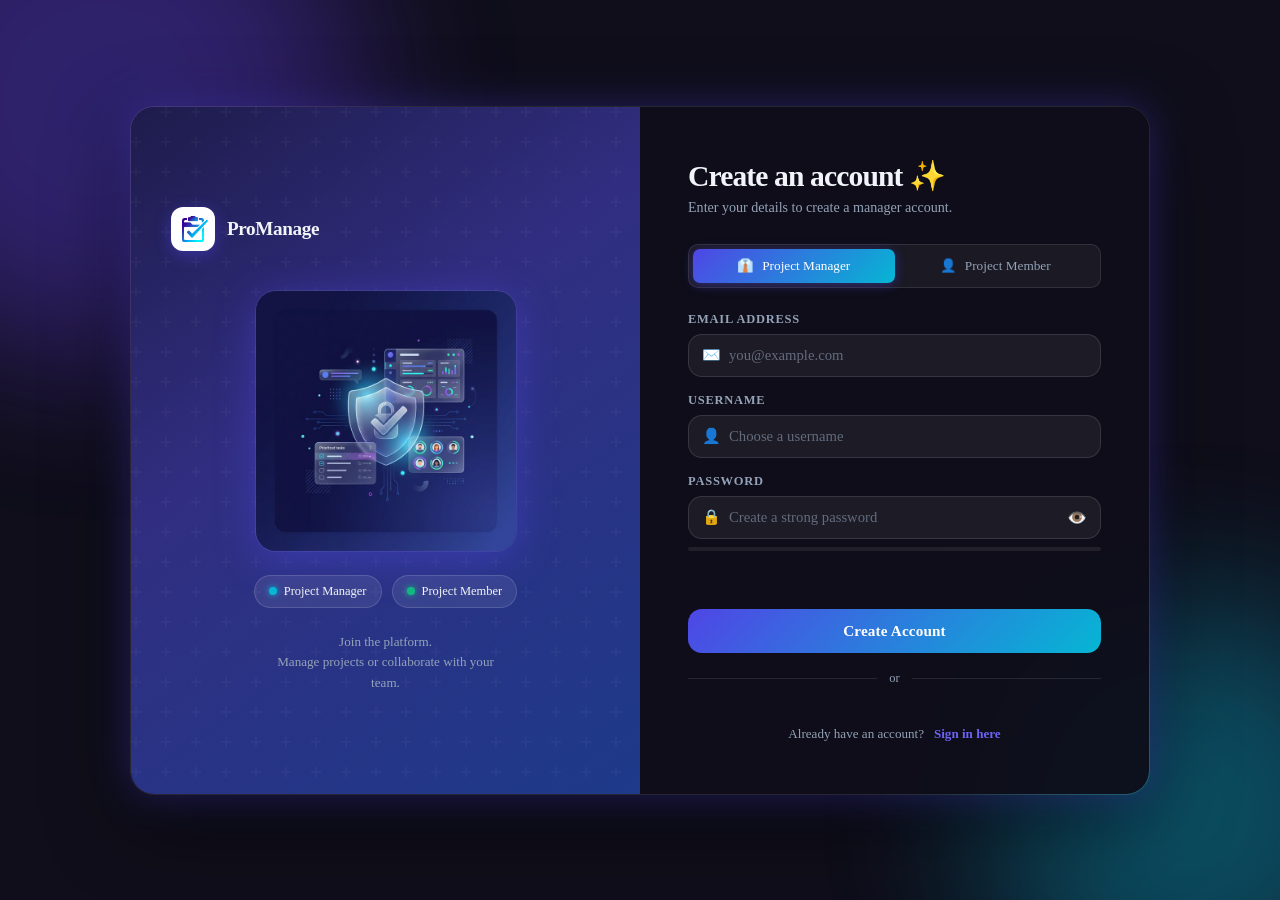
<file: frontend/signup.html>
<!DOCTYPE html>
<html lang="en">
<head>
  <meta charset="UTF-8" />
  <meta name="viewport" content="width=device-width, initial-scale=1.0" />
  <title>Register – Project Management System</title>
  <meta name="description" content="Create your account as a Project Manager or Project Member." />
  <link rel="stylesheet" href="css/auth.css" />
</head>
<body class="auth-page">

  <div class="auth-wrapper auth-wrapper--wide">

    <!-- ═══════════════════════════════════════
         LEFT PANEL  –  Illustration / Branding
    ════════════════════════════════════════ -->
    <div class="auth-panel-left">

      <div class="brand">
        <img src="assets/images/brand-logo.png" alt="ProManage Logo" class="brand-icon-img" />
        <span class="brand-name">ProManage</span>
      </div>

      <div class="illustration-wrap">
        <div class="illustration-img-wrap">
          <img
            src="assets/images/login-illustration.png"
            alt="Project management illustration"
            class="login-illustration"
          />
        </div>

        <div class="role-badges">
          <span class="role-badge manager">
            <span class="dot"></span> Project Manager
          </span>
          <span class="role-badge member">
            <span class="dot"></span> Project Member
          </span>
        </div>

        <p class="panel-tagline">
          Join the platform.<br/>
          Manage projects or collaborate with your team.
        </p>
      </div>
    </div>

    <!-- ═══════════════════════════════════════
         RIGHT PANEL  –  Register Form
    ════════════════════════════════════════ -->
    <div class="auth-panel-right">

      <div class="auth-header">
        <h1>Create an account ✨</h1>
        <p id="registerSubtitle">Choose your role to get started.</p>
      </div>

      <!-- ── Role Toggle ── -->
      <div class="role-toggle" role="group" aria-label="Select registration role">
        <input type="radio" id="role-manager" name="role" value="manager" checked />
        <label for="role-manager">
          <span>👔</span> Project Manager
        </label>
        <input type="radio" id="role-member" name="role" value="member" />
        <label for="role-member">
          <span>👤</span> Project Member
        </label>
      </div>

      <!-- ── Registration Form ── -->
      <form class="auth-form" id="registerForm" novalidate autocomplete="off">

        <!-- Email -->
        <div class="form-group">
          <label class="field-label" for="regEmail">Email Address</label>
          <div class="input-wrap">
            <span class="input-icon">✉️</span>
            <input
              type="email"
              id="regEmail"
              name="email"
              placeholder="you@example.com"
              required
              autocomplete="email"
            />
          </div>
        </div>

        <!-- Username -->
        <div class="form-group">
          <label class="field-label" for="regUsername">Username</label>
          <div class="input-wrap">
            <span class="input-icon">👤</span>
            <input
              type="text"
              id="regUsername"
              name="username"
              placeholder="Choose a username"
              required
              autocomplete="username"
            />
          </div>
        </div>

        <!-- Password -->
        <div class="form-group">
          <label class="field-label" for="regPassword">Password</label>
          <div class="input-wrap">
            <span class="input-icon">🔒</span>
            <input
              type="password"
              id="regPassword"
              name="password"
              placeholder="Create a strong password"
              required
              autocomplete="new-password"
            />
            <button type="button" class="toggle-pw" id="togglePassword" aria-label="Toggle password visibility">
              👁️
            </button>
          </div>
          <!-- Password strength bar -->
          <div class="pw-strength" id="pwStrength" aria-hidden="true">
            <div class="pw-strength-bar" id="pwStrengthBar"></div>
          </div>
          <span class="pw-strength-label" id="pwStrengthLabel"></span>
        </div>

        <!-- ── Member-only: Project ID ── -->
        <div class="form-group member-only" id="projectIdGroup" style="display:none;">
          <label class="field-label" for="projectId">
            Project ID
            <span class="field-hint" title="Ask your Project Manager for this ID">ⓘ</span>
          </label>
          <div class="input-wrap">
            <span class="input-icon">📋</span>
            <input
              type="text"
              id="projectId"
              name="projectId"
              placeholder="Enter the Project ID from your manager"
              autocomplete="off"
            />
          </div>
          <p class="field-desc">
            Your manager will share this ID with you so you can join their project.
          </p>
        </div>

        <!-- Submit -->
        <button type="submit" class="btn-login" id="registerBtn">
          <div class="spinner"></div>
          <span class="btn-text">Create Account</span>
        </button>

        <!-- Error / Success messages -->
        <div class="auth-error" id="regError" role="alert">
          <span>⚠️</span>
          <span id="regErrorMsg">Something went wrong. Please try again.</span>
        </div>

        <div class="auth-success" id="regSuccess" role="status">
          <span>✅</span>
          <span id="regSuccessMsg">Account created! Redirecting to login…</span>
        </div>

      </form>

      <div class="auth-divider">or</div>

      <div class="auth-footer">
        Already have an account? &nbsp;
        <a href="login.html">Sign in here</a>
      </div>

    </div>
    <!-- /auth-panel-right -->

  </div>
  <!-- /auth-wrapper -->

  <script src="js/register.js"></script>
</body>
</html>
</file>
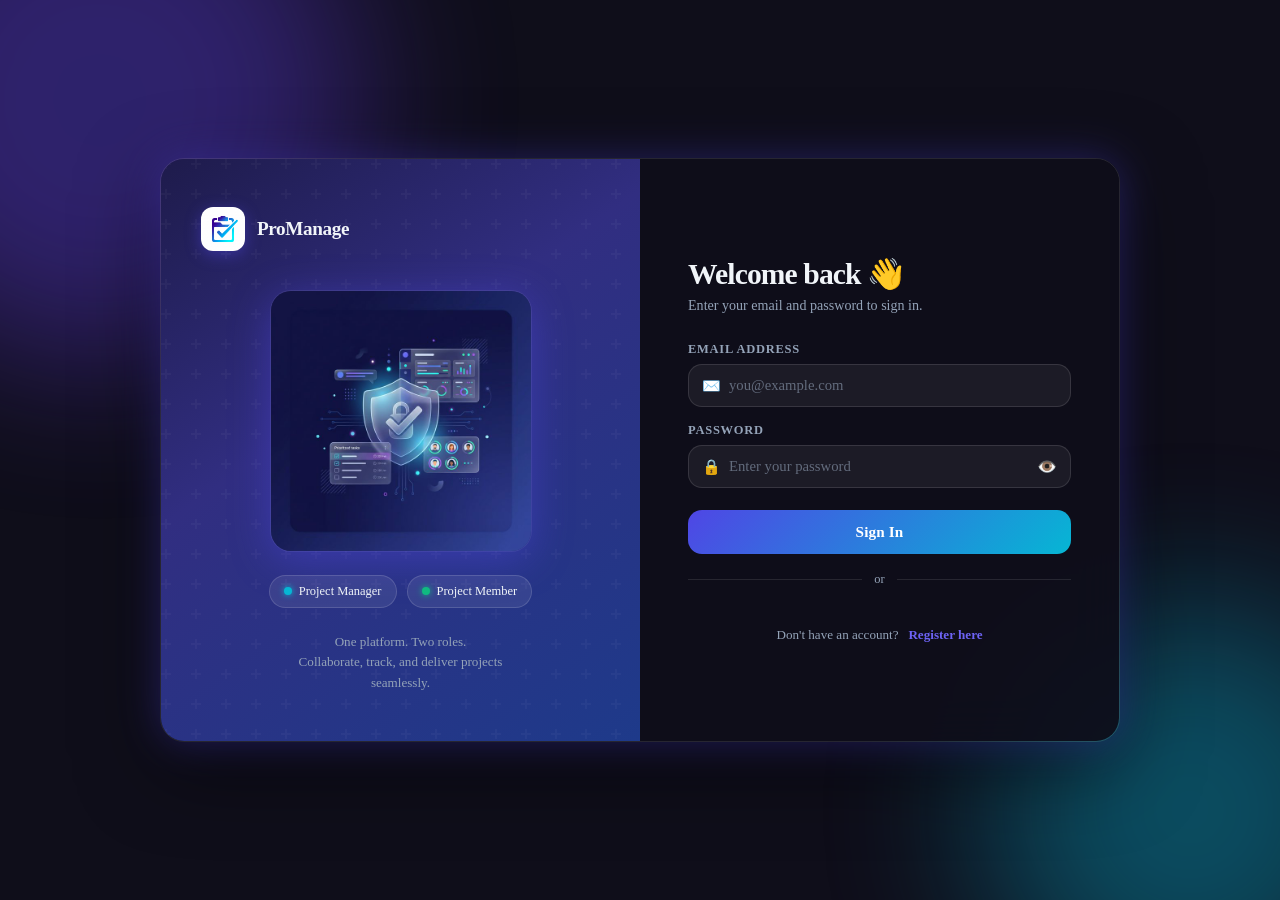
<file: frontend/task.html>
<!DOCTYPE html>
<html lang="en">
<head>
  <meta charset="UTF-8" />
  <meta name="viewport" content="width=device-width, initial-scale=1.0" />
  <title>Task Manager – ProManage</title>
  <meta name="description" content="Task manager page for ProManage with task overview, filters, and active work items." />
  <link rel="stylesheet" href="css/dashbord.css" />
  <link rel="stylesheet" href="css/task.css" />
  <script src="js/api.js" defer></script>
  <script src="js/role_guard.js" defer></script>
  <script src="js/nav.js" defer></script>
  <script src="js/task.js" defer></script>
</head>
<body>

  <aside class="sidebar" id="sidebar">

    <a href="dashbord_manager.html" class="sidebar-brand">
      <img src="assets/images/brand-logo.png" alt="ProManage" />
      <span class="sidebar-brand-name">ProManage</span>
    </a>

    <nav class="sidebar-nav" aria-label="Manager navigation">
      <span class="nav-section-label">Main</span>

      <a href="dashbord_manager.html" class="nav-item" id="nav-dashboard">
        <span class="nav-icon">🏠</span> Dashboard
      </a>

      <a href="project.html" class="nav-item" id="nav-projects">
        <span class="nav-icon">📁</span> Projects
        <span class="nav-badge" id="badge-projects">0</span>
      </a>

      <a href="task.html" class="nav-item active" id="nav-tasks">
        <span class="nav-icon">✅</span> Tasks
        <span class="nav-badge" id="badge-tasks">0</span>
      </a>

      <a href="team.html" class="nav-item" id="nav-team">
        <span class="nav-icon">👥</span> Team
      </a>

      <a href="files.html" class="nav-item" id="nav-files">
        <span class="nav-icon">📎</span> Files
      </a>

      <span class="nav-section-label" style="margin-top:12px;">Analytics</span>

      <a href="#" class="nav-item" id="nav-worklogs">
        <span class="nav-icon">📊</span> Work Logs
      </a>

      <a href="#" class="nav-item" id="nav-performance">
        <span class="nav-icon">📈</span> Performance
      </a>

      <span class="nav-section-label" style="margin-top:12px;">Account</span>

      <a href="notification.html" class="nav-item" id="nav-notifications">
        <span class="nav-icon">🔔</span> Notifications
        <span class="nav-badge" id="badge-notif">0</span>
      </a>

      <a href="profile.html" class="nav-item" id="nav-profile">
        <span class="nav-icon">👤</span> Profile
      </a>
    </nav>

    <div class="sidebar-footer">
      <a href="profile.html" class="sidebar-user" title="View profile">
        <div class="sidebar-user-avatar" id="sidebarAvatar">M</div>
        <div class="sidebar-user-info">
          <div class="sidebar-user-name" id="sidebarName">Manager</div>
          <div class="sidebar-user-role">Project Manager</div>
        </div>
        <span style="color:var(--text-muted);font-size:14px;">⚙️</span>
      </a>
    </div>

  </aside>

  <div class="dashboard-root">

    <header class="topbar">
      <h1 class="topbar-title">TASK ASSIGNMENT</h1>

      <div class="topbar-search">
        <span>🔍</span>
        <input type="text" id="searchInput" placeholder="Search tasks…" />
      </div>

      <button class="btn-primary" id="openModalBtn" type="button" data-requires="manager">
        <svg viewBox="0 0 24 24" fill="none" stroke="currentColor" stroke-width="2.5"><line x1="12" y1="5" x2="12" y2="19"/><line x1="5" y1="12" x2="19" y1="12"/></svg>
        New Task
      </button>
    </header>

    <main class="main-content" id="mainContent">

      <section class="stats-row">
        <div class="stat-card">
          <span class="stat-label">Total Tasks</span>
          <span class="stat-value" id="statTotal">0</span>
        </div>
        <div class="stat-card stat-todo">
          <span class="stat-label">To-Do</span>
          <span class="stat-value" id="statTodo">0</span>
        </div>
        <div class="stat-card stat-progress">
          <span class="stat-label">In Progress</span>
          <span class="stat-value" id="statProgress">0</span>
        </div>
        <div class="stat-card stat-done">
          <span class="stat-label">Done</span>
          <span class="stat-value" id="statDone">0</span>
        </div>
      </section>

      <section class="filters-bar">
        <div class="filter-group">
          <label>Status</label>
          <select id="filterStatus">
            <option value="all">All Statuses</option>
            <option value="todo">To-Do</option>
            <option value="inprogress">In Progress</option>
            <option value="done">Done</option>
          </select>
        </div>
        <div class="filter-group">
          <label>Priority</label>
          <select id="filterPriority">
            <option value="all">All Priorities</option>
            <option value="high">High</option>
            <option value="medium">Medium</option>
            <option value="low">Low</option>
          </select>
        </div>
        <div class="filter-group">
          <label>Sort by</label>
          <select id="sortBy">
            <option value="newest">Newest First</option>
            <option value="oldest">Oldest First</option>
            <option value="duedate">Due Date</option>
            <option value="priority">Priority</option>
          </select>
        </div>
        <div class="view-toggle">
          <button class="view-btn active" id="viewList" title="List view">
            <svg viewBox="0 0 24 24" fill="none" stroke="currentColor" stroke-width="1.8"><line x1="8" y1="6" x2="21" y2="6"/><line x1="8" y1="12" x2="21" y2="12"/><line x1="8" y1="18" x2="21" y2="18"/><line x1="3" y1="6" x2="3.01" y2="6"/><line x1="3" y1="12" x2="3.01" y2="12"/><line x1="3" y1="18" x2="3.01" y2="18"/></svg>
          </button>
          <button class="view-btn" id="viewGrid" title="Grid view">
            <svg viewBox="0 0 24 24" fill="none" stroke="currentColor" stroke-width="1.8"><rect x="3" y="3" width="7" height="7" rx="1"/><rect x="14" y="3" width="7" height="7" rx="1"/><rect x="3" y="14" width="7" height="7" rx="1"/><rect x="14" y="14" width="7" height="7" rx="1"/></svg>
          </button>
        </div>
      </section>

      <section class="dash-card task-card">
        <div class="task-container">
          <div class="empty-state" id="emptyState">
            <div class="empty-icon">
              <svg viewBox="0 0 24 24" fill="none" stroke="currentColor" stroke-width="1.5"><rect x="3" y="3" width="18" height="18" rx="3"/><line x1="9" y1="12" x2="15" y2="12"/><line x1="12" y1="9" x2="12" y2="15"/></svg>
            </div>
            <p class="empty-title">No tasks yet</p>
            <p class="empty-sub">Click <strong>New Task</strong> to get started</p>
          </div>
          <div class="task-list" id="taskList"></div>
        </div>
      </section>

    </main>
  </div>

  <div class="modal-overlay" id="modalOverlay">
    <div class="modal">
      <div class="modal-header">
        <h2 id="modalTitle">New Task</h2>
        <button class="modal-close" id="closeModalBtn" aria-label="Close modal">
          <svg viewBox="0 0 24 24" fill="none" stroke="currentColor" stroke-width="2"><line x1="18" y1="6" x2="6" y2="18"/><line x1="6" y1="6" x2="18" y2="18"/></svg>
        </button>
      </div>
      <div class="modal-body">
        <input type="hidden" id="editTaskId" />
        <div class="form-group">
          <label for="taskTitle">Task Title <span class="required">*</span></label>
          <input type="text" id="taskTitle" placeholder="Enter task title…" />
        </div>
        <div class="form-group">
          <label for="taskDesc">Description</label>
          <textarea id="taskDesc" rows="3" placeholder="Add a brief description…"></textarea>
        </div>
        <div class="form-row">
          <div class="form-group">
            <label for="taskStatus">Status</label>
            <select id="taskStatus">
              <option value="todo">To-Do</option>
              <option value="inprogress">In Progress</option>
              <option value="done">Done</option>
            </select>
          </div>
          <div class="form-group">
            <label for="taskPriority">Priority</label>
            <select id="taskPriority">
              <option value="high">High</option>
              <option value="medium" selected>Medium</option>
              <option value="low">Low</option>
            </select>
          </div>
        </div>
        <div class="form-row">
          <div class="form-group">
            <label for="taskProject">Project</label>
            <select id="taskProject">
              <option value="">— None —</option>
            </select>
          </div>
          <div class="form-group">
            <label for="taskAssignee">
              Assigned To
              <span class="field-hint" title="Pick any registered member by their User ID">ⓘ</span>
            </label>
            <select id="taskAssignee">
              <option value="">— Unassigned —</option>
            </select>
            <p class="field-desc" style="font-size:12px;color:var(--text-muted);margin-top:4px;">
              Members are listed with their User ID. Pick the one you want to assign this task to.
            </p>
          </div>
        </div>
        <div class="form-row">
          <div class="form-group">
            <label for="taskDue">Due Date</label>
            <input type="date" id="taskDue" />
          </div>
        </div>
        </div>
      </div>
      <div class="modal-footer">
        <button class="btn-secondary" id="cancelBtn">Cancel</button>
        <button class="btn-primary" id="saveTaskBtn">Save Task</button>
      </div>
    </div>
  </div>

</body>
</html>
</file>
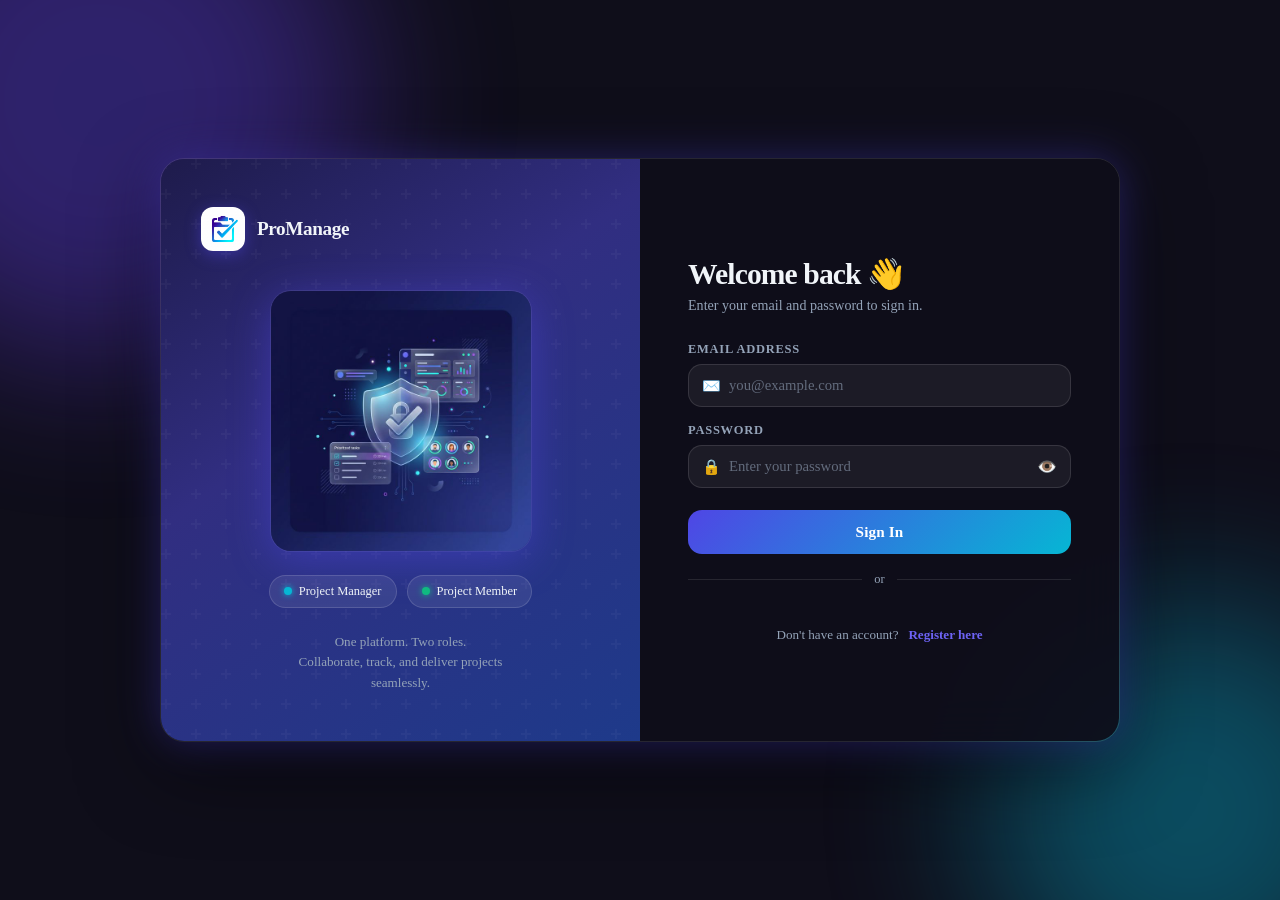
<file: frontend/team.html>
<!DOCTYPE html>
<html lang="en">
<head>
  <meta charset="UTF-8" />
  <meta name="viewport" content="width=device-width, initial-scale=1.0" />
  <title>Team – ProManage</title>
  <meta name="description" content="Team management page for ProManage with team members and collaboration." />
  <link rel="stylesheet" href="css/dashbord.css" />
  <link rel="stylesheet" href="css/project.css" />
  <link rel="stylesheet" href="css/team.css" />
  <script src="js/api.js" defer></script>
  <script src="js/role_guard.js" defer></script>
  <script src="js/nav.js" defer></script>
  <script src="js/team.js" defer></script>
</head>
<body>

  <aside class="sidebar" id="sidebar">

    <a href="dashbord_manager.html" class="sidebar-brand">
      <img src="assets/images/brand-logo.png" alt="ProManage" />
      <span class="sidebar-brand-name">ProManage</span>
    </a>

    <nav class="sidebar-nav" aria-label="Manager navigation">
      <span class="nav-section-label">Main</span>

      <a href="dashbord_manager.html" class="nav-item" id="nav-dashboard">
        <span class="nav-icon">🏠</span> Dashboard
      </a>

      <a href="project.html" class="nav-item" id="nav-projects">
        <span class="nav-icon">📁</span> Projects
        <span class="nav-badge" id="badge-projects">0</span>
      </a>

      <a href="task.html" class="nav-item" id="nav-tasks">
        <span class="nav-icon">✅</span> Tasks
        <span class="nav-badge" id="badge-tasks">0</span>
      </a>

      <a href="team.html" class="nav-item active" id="nav-team">
        <span class="nav-icon">👥</span> Team
      </a>

      <a href="files.html" class="nav-item" id="nav-files">
        <span class="nav-icon">📎</span> Files
      </a>

      <span class="nav-section-label" style="margin-top:12px;">Analytics</span>

      <a href="#" class="nav-item" id="nav-worklogs">
        <span class="nav-icon">📊</span> Work Logs
      </a>

      <a href="#" class="nav-item" id="nav-performance">
        <span class="nav-icon">📈</span> Performance
      </a>

      <span class="nav-section-label" style="margin-top:12px;">Account</span>

      <a href="notification.html" class="nav-item" id="nav-notifications">
        <span class="nav-icon">🔔</span> Notifications
        <span class="nav-badge" id="badge-notif">0</span>
      </a>

      <a href="profile.html" class="nav-item" id="nav-profile">
        <span class="nav-icon">👤</span> Profile
      </a>
    </nav>

    <div class="sidebar-footer">
      <a href="profile.html" class="sidebar-user" title="View profile">
        <div class="sidebar-user-avatar" id="sidebarAvatar">M</div>
        <div class="sidebar-user-info">
          <div class="sidebar-user-name" id="sidebarName">Manager</div>
          <div class="sidebar-user-role">Project Manager</div>
        </div>
        <span style="color:var(--text-muted);font-size:14px;">⚙️</span>
      </a>
    </div>

  </aside>

  <div class="dashboard-root">

    <header class="topbar">
      <h1 class="topbar-title">TEAM</h1>

      <div class="topbar-search">
        <span>🔍</span>
        <input type="text" id="searchInput" placeholder="Search teams or members…" />
      </div>

      <button class="btn-primary" id="openTeamModalBtn" type="button" data-requires="manager">
        <svg viewBox="0 0 24 24" fill="none" stroke="currentColor" stroke-width="2.5"><line x1="12" y1="5" x2="12" y2="19"/><line x1="5" y1="12" x2="19" y2="12"/></svg>
        Add Team
      </button>
    </header>

    <main class="main-content" id="mainContent">

      <section class="stats-row">
        <div class="stat-card">
          <span class="stat-label">Total Teams</span>
          <span class="stat-value" id="statTeams">0</span>
        </div>
        <div class="stat-card stat-active">
          <span class="stat-label">Total Members</span>
          <span class="stat-value" id="statMembers">0</span>
        </div>
        <div class="stat-card stat-planning">
          <span class="stat-label">Team Leaders</span>
          <span class="stat-value" id="statLeaders">0</span>
        </div>
        <div class="stat-card stat-completed">
          <span class="stat-label">Avg. Team Size</span>
          <span class="stat-value" id="statAvg">0</span>
        </div>
      </section>

      <section class="filters-bar">
        <div class="filter-group">
          <label>Sort by</label>
          <select id="sortBy">
            <option value="newest">Newest First</option>
            <option value="oldest">Oldest First</option>
            <option value="name">Name (A → Z)</option>
            <option value="size">Team Size</option>
          </select>
        </div>
        <div class="view-toggle">
          <button class="view-btn active" id="viewGrid" title="Grid view">
            <svg viewBox="0 0 24 24" fill="none" stroke="currentColor" stroke-width="1.8"><rect x="3" y="3" width="7" height="7" rx="1"/><rect x="14" y="3" width="7" height="7" rx="1"/><rect x="3" y="14" width="7" height="7" rx="1"/><rect x="14" y="14" width="7" height="7" rx="1"/></svg>
          </button>
          <button class="view-btn" id="viewList" title="List view">
            <svg viewBox="0 0 24 24" fill="none" stroke="currentColor" stroke-width="1.8"><line x1="8" y1="6" x2="21" y2="6"/><line x1="8" y1="12" x2="21" y2="12"/><line x1="8" y1="18" x2="21" y2="18"/><line x1="3" y1="6" x2="3.01" y2="6"/><line x1="3" y1="12" x2="3.01" y2="12"/><line x1="3" y1="18" x2="3.01" y2="18"/></svg>
          </button>
        </div>
      </section>

      <section class="dash-card">
        <div class="team-container" id="teamContainer">
          <div class="empty-state" id="emptyState">
            <div class="empty-icon">
              <svg viewBox="0 0 24 24" fill="none" stroke="currentColor" stroke-width="1.5"><path d="M17 21v-2a4 4 0 0 0-4-4H5a4 4 0 0 0-4 4v2"/><circle cx="9" cy="7" r="4"/><path d="M23 21v-2a4 4 0 0 0-3-3.87"/><path d="M16 3.13a4 4 0 0 1 0 7.75"/></svg>
            </div>
            <p class="empty-title">No teams yet</p>
            <p class="empty-sub">Click <strong>Add Team</strong> to create your first team</p>
          </div>
          <div class="team-list" id="teamList"></div>
        </div>
      </section>

    </main>

  </div>

  <div class="modal-overlay" id="teamModalOverlay">
    <div class="modal">
      <div class="modal-header">
        <h2 id="teamModalTitle">New Team</h2>
        <button class="modal-close" id="closeTeamModalBtn" type="button" aria-label="Close">
          <svg viewBox="0 0 24 24" fill="none" stroke="currentColor" stroke-width="2"><line x1="18" y1="6" x2="6" y2="18"/><line x1="6" y1="6" x2="18" y2="18"/></svg>
        </button>
      </div>
      <div class="modal-body">
        <input type="hidden" id="editTeamId" />
        <div class="form-group">
          <label for="teamName">Team Name <span class="required">*</span></label>
          <input type="text" id="teamName" placeholder="Enter team name…" />
        </div>
        <div class="form-group">
          <label for="teamLeader">Team Leader</label>
          <select id="teamLeader">
            <option value="">— None —</option>
          </select>
        </div>
        <div class="form-group">
          <label for="teamMembers">Members</label>
          <select id="teamMembers" multiple size="6" style="height:auto;min-height:140px;"></select>
          <small style="color:var(--text-muted);font-size:0.78rem;display:block;margin-top:6px;">Hold Ctrl/Cmd to select multiple.</small>
        </div>
      </div>
      <div class="modal-footer">
        <button class="btn-secondary" id="cancelTeamBtn" type="button">Cancel</button>
        <button class="btn-primary" id="saveTeamBtn" type="button">Save Team</button>
      </div>
    </div>
  </div>

</body>
</html>
</file>
<file: frontend/css/style.css>
*,
*::before,
*::after {
  box-sizing: border-box;
  margin: 0;
  padding: 0;
}

:root {
  --accent: #6d63f5;
  --accent-hover: #5b52e0;
  --text-primary: #1e293b;
  --text-secondary: #64748b;
  --text-muted: #94a3b8;
  --bg-card: #ffffff;
  --bg-secondary: #f1f5f9;
  --border: #e2e8f0;
  --success: #10b981;
  --warning: #f59e0b;
  --danger: #ef4444;
  --radius: 10px;
}

html {
  font-size: 15px;
  scroll-behavior: smooth;
}

body {
  font-family: 'Inter', -apple-system, BlinkMacSystemFont, 'Segoe UI', Roboto, sans-serif;
  background: var(--bg-secondary);
  color: var(--text-primary);
  line-height: 1.5;
  -webkit-font-smoothing: antialiased;
}

a { color: var(--accent); text-decoration: none; }
a:hover { text-decoration: underline; }
</file>
<file: frontend/css/dashbord.css>
/* =======================================
   DASHBORD.CSS – Manager Dashboard
   Project Management System
   ======================================= */

/* ── CSS Variables ── */
:root {
  --sidebar-w:      240px;
  --sidebar-bg:     #13111e;
  --sidebar-border: rgba(255,255,255,0.06);
  --topbar-h:       68px;
  --topbar-bg:      #0f0d1a;
  --main-bg:        #0b0917;
  --card-bg:        rgba(255,255,255,0.04);
  --card-border:    rgba(255,255,255,0.08);
  --primary:        #6d63f5;
  --primary-glow:   rgba(109,99,245,0.35);
  --accent:         #06b6d4;
  --success:        #10b981;
  --warning:        #f59e0b;
  --danger:         #ef4444;
  --text-primary:   #f1f5f9;
  --text-muted:     #64748b;
  --text-sub:       #94a3b8;
  --radius-card:    18px;
  --radius-sm:      10px;
  --transition:     0.22s ease;
}

*, *::before, *::after { box-sizing: border-box; margin: 0; padding: 0; }

body {
  font-family: 'Times New Roman', Times, serif;
  background: var(--main-bg);
  color: var(--text-primary);
  min-height: 100vh;
  display: flex;
  overflow: hidden;
}

/* ══════════════════════════════════════════
   SIDEBAR
══════════════════════════════════════════ */
.sidebar {
  width: var(--sidebar-w);
  min-height: 100vh;
  background: var(--sidebar-bg);
  border-right: 1px solid var(--sidebar-border);
  display: flex;
  flex-direction: column;
  position: fixed;
  top: 0; left: 0; bottom: 0;
  z-index: 100;
  transition: transform var(--transition);
}

/* Brand */
.sidebar-brand {
  display: flex;
  align-items: center;
  gap: 11px;
  padding: 22px 24px;
  border-bottom: 1px solid var(--sidebar-border);
  text-decoration: none;
}
.sidebar-brand img {
  width: 36px; height: 36px;
  border-radius: 10px;
  object-fit: cover;
}
.sidebar-brand-name {
  font-size: 1.05rem;
  font-weight: 700;
  color: var(--text-primary);
  letter-spacing: -0.02em;
}

/* Navigation */
.sidebar-nav {
  flex: 1;
  padding: 18px 12px;
  overflow-y: auto;
}
.nav-section-label {
  font-size: 0.65rem;
  font-weight: 700;
  letter-spacing: 0.10em;
  text-transform: uppercase;
  color: var(--text-muted);
  padding: 10px 12px 6px;
}
.nav-item {
  display: flex;
  align-items: center;
  gap: 12px;
  padding: 10px 14px;
  border-radius: var(--radius-sm);
  color: var(--text-sub);
  text-decoration: none;
  font-size: 0.875rem;
  font-weight: 500;
  cursor: pointer;
  transition: background var(--transition), color var(--transition);
  margin-bottom: 2px;
  position: relative;
}
.nav-item:hover {
  background: rgba(255,255,255,0.05);
  color: var(--text-primary);
}
.nav-item.active {
  background: linear-gradient(90deg, rgba(109,99,245,0.22), rgba(109,99,245,0.06));
  color: #a5b4fc;
  border-left: 3px solid var(--primary);
}
.nav-item .nav-icon {
  font-size: 17px;
  width: 22px;
  display: flex; align-items: center; justify-content: center;
  flex-shrink: 0;
}
.nav-badge {
  margin-left: auto;
  background: var(--primary);
  color: #fff;
  font-size: 0.68rem;
  font-weight: 700;
  padding: 2px 7px;
  border-radius: 20px;
  min-width: 20px;
  text-align: center;
}

/* Sidebar footer */
.sidebar-footer {
  padding: 16px 12px;
  border-top: 1px solid var(--sidebar-border);
}
.sidebar-user {
  display: flex;
  align-items: center;
  gap: 10px;
  padding: 10px 12px;
  border-radius: var(--radius-sm);
  cursor: pointer;
  transition: background var(--transition);
}
.sidebar-user:hover { background: rgba(255,255,255,0.05); }
.sidebar-user-avatar {
  width: 36px; height: 36px;
  border-radius: 50%;
  background: linear-gradient(135deg, var(--primary), var(--accent));
  display: flex; align-items: center; justify-content: center;
  font-size: 15px; font-weight: 700; color: #fff;
  flex-shrink: 0;
}
.sidebar-user-info { flex: 1; min-width: 0; }
.sidebar-user-name {
  font-size: 0.82rem; font-weight: 600;
  color: var(--text-primary);
  white-space: nowrap; overflow: hidden; text-overflow: ellipsis;
}
.sidebar-user-role {
  font-size: 0.70rem; color: var(--text-muted);
}

/* ══════════════════════════════════════════
   MAIN LAYOUT
══════════════════════════════════════════ */
.dashboard-root {
  flex: 1;
  margin-left: var(--sidebar-w);
  display: flex;
  flex-direction: column;
  height: 100vh;
  overflow: hidden;
}

/* ── Topbar ── */
.topbar {
  height: var(--topbar-h);
  background: var(--topbar-bg);
  border-bottom: 1px solid var(--sidebar-border);
  display: flex;
  align-items: center;
  gap: 16px;
  padding: 0 28px;
  position: sticky;
  top: 0;
  z-index: 50;
}
.topbar-title {
  font-size: 1.25rem;
  font-weight: 800;
  color: var(--text-primary);
  letter-spacing: -0.02em;
  margin-right: auto;
}
.topbar-search {
  display: flex;
  align-items: center;
  gap: 8px;
  background: rgba(255,255,255,0.05);
  border: 1px solid var(--card-border);
  border-radius: 40px;
  padding: 7px 16px;
  width: 240px;
  transition: border-color var(--transition), box-shadow var(--transition);
}
.topbar-search:focus-within {
  border-color: var(--primary);
  box-shadow: 0 0 0 3px var(--primary-glow);
}
.topbar-search input {
  background: none; border: none; outline: none;
  color: var(--text-primary); font-family: inherit;
  font-size: 0.83rem; width: 100%;
}
.topbar-search input::placeholder { color: var(--text-muted); }
.topbar-search span { color: var(--text-muted); font-size: 14px; }

.topbar-icon-btn {
  width: 40px; height: 40px;
  background: rgba(255,255,255,0.05);
  border: 1px solid var(--card-border);
  border-radius: 50%; display: flex; align-items: center; justify-content: center;
  cursor: pointer; font-size: 18px; color: var(--text-sub);
  position: relative;
  transition: background var(--transition), color var(--transition);
  text-decoration: none;
}
.topbar-icon-btn:hover { background: rgba(109,99,245,0.18); color: var(--primary); }
.notif-dot {
  position: absolute; top: 6px; right: 6px;
  width: 8px; height: 8px;
  background: var(--danger);
  border-radius: 50%;
  border: 2px solid var(--topbar-bg);
}
.topbar-avatar {
  width: 40px; height: 40px;
  border-radius: 50%;
  background: linear-gradient(135deg, var(--primary), var(--accent));
  display: flex; align-items: center; justify-content: center;
  font-size: 16px; font-weight: 700; color: #fff;
  cursor: pointer;
  border: 2px solid var(--primary);
  box-shadow: 0 0 0 3px var(--primary-glow);
  text-decoration: none;
}

/* ── Main Content ── */
.main-content {
  flex: 1;
  padding: 28px 28px 40px;
  overflow-y: scroll;
  overflow-x: hidden;
}

/* ── Summary Stats Row ── */
.stats-row {
  display: grid;
  grid-template-columns: repeat(4, 1fr);
  gap: 16px;
  margin-bottom: 24px;
}
.stat-card {
  background: var(--card-bg);
  border: 1px solid var(--card-border);
  border-radius: var(--radius-card);
  padding: 20px 22px;
  display: flex;
  align-items: center;
  gap: 16px;
  transition: transform var(--transition), box-shadow var(--transition);
  position: relative;
  overflow: hidden;
}
.stat-card::before {
  content: '';
  position: absolute;
  inset: 0;
  background: linear-gradient(135deg, rgba(255,255,255,0.03), transparent);
  pointer-events: none;
}
.stat-card:hover { transform: translateY(-2px); box-shadow: 0 8px 32px rgba(0,0,0,0.35); }
.stat-icon {
  width: 48px; height: 48px;
  border-radius: 14px;
  display: flex; align-items: center; justify-content: center;
  font-size: 22px;
  flex-shrink: 0;
}
.stat-icon.blue   { background: rgba(109,99,245,0.18); }
.stat-icon.cyan   { background: rgba(6,182,212,0.18); }
.stat-icon.green  { background: rgba(16,185,129,0.18); }
.stat-icon.orange { background: rgba(245,158,11,0.18); }

.stat-info {}
.stat-value {
  font-size: 1.65rem; font-weight: 800;
  letter-spacing: -0.03em; line-height: 1;
  margin-bottom: 4px;
}
.stat-label {
  font-size: 0.75rem; color: var(--text-muted); font-weight: 500;
}
.stat-delta {
  font-size: 0.72rem; font-weight: 600;
  margin-left: auto; align-self: flex-start;
  padding: 3px 8px; border-radius: 20px;
}
.stat-delta.up   { background: rgba(16,185,129,0.15); color: #6ee7b7; }
.stat-delta.down { background: rgba(239,68,68,0.15);  color: #fca5a5; }

/* ── Widget Grid ── */
.widget-grid {
  display: grid;
  grid-template-columns: 1fr 1fr;
  grid-template-rows: auto auto;
  gap: 20px;
}

/* Card base */
.dash-card {
  background: var(--card-bg);
  border: 1px solid var(--card-border);
  border-radius: var(--radius-card);
  padding: 16px;
  display: flex;
  flex-direction: column;
  transition: box-shadow var(--transition);
  position: relative;
  overflow: hidden;
}
.dash-card::before {
  content: '';
  position: absolute; inset: 0;
  background: linear-gradient(135deg, rgba(255,255,255,0.025), transparent);
  pointer-events: none;
}
.dash-card:hover { box-shadow: 0 8px 40px rgba(0,0,0,0.4); }

.card-header {
  display: flex;
  align-items: center;
  justify-content: space-between;
  margin-bottom: 20px;
}
.card-title {
  font-size: 1rem; font-weight: 700;
  color: var(--text-primary);
}
.card-badge {
  font-size: 0.72rem; font-weight: 500;
  background: rgba(255,255,255,0.07);
  border: 1px solid var(--card-border);
  color: var(--text-sub);
  padding: 4px 10px; border-radius: 20px;
  cursor: pointer; transition: background var(--transition);
}
.card-badge:hover { background: rgba(109,99,245,0.18); color: var(--primary); }
.card-meta {
  display: flex; align-items: center; gap: 6px;
  font-size: 0.75rem; color: var(--text-muted);
}
.card-meta span { font-size: 14px; }

/* ── Projects Card ── */
.project-list { display: flex; flex-direction: column; gap: 12px; flex: 1; }
.project-row {
  display: flex; align-items: center; gap: 12px;
  padding: 12px 14px;
  background: rgba(255,255,255,0.03);
  border: 1px solid var(--card-border);
  border-radius: var(--radius-sm);
  cursor: pointer;
  transition: background var(--transition), transform var(--transition);
  text-decoration: none; color: inherit;
}
.project-row:hover { background: rgba(109,99,245,0.10); transform: translateX(4px); }
.project-color {
  width: 10px; height: 10px; border-radius: 50%; flex-shrink: 0;
}
.project-info { flex: 1; min-width: 0; }
.project-name { font-size: 0.83rem; font-weight: 600; white-space: nowrap; overflow: hidden; text-overflow: ellipsis; }
.project-sub  { font-size: 0.72rem; color: var(--text-muted); margin-top: 2px; }
.project-progress-wrap {
  display: flex; align-items: center; gap: 8px;
}
.progress-bar-mini {
  width: 64px; height: 5px;
  background: rgba(255,255,255,0.08);
  border-radius: 10px; overflow: hidden;
}
.progress-fill {
  height: 100%; border-radius: 10px;
  background: linear-gradient(90deg, var(--primary), var(--accent));
}
.progress-pct { font-size: 0.72rem; color: var(--text-muted); min-width: 28px; text-align: right; }

/* ── Charts ── */
.chart-wrap {
  flex: 1;
  position: relative;
  display: flex;
  align-items: center;
  justify-content: center;
  min-height: 180px;
}
.chart-legend {
  display: flex; flex-direction: column; gap: 8px;
  margin-left: 24px;
}
.legend-item {
  display: flex; align-items: center; gap: 8px;
  font-size: 0.78rem; color: var(--text-sub);
}
.legend-dot {
  width: 10px; height: 10px; border-radius: 2px; flex-shrink: 0;
}
.legend-pct { margin-left: auto; font-weight: 700; color: var(--text-primary); }

.donut-row {
  display: flex; align-items: center; justify-content: center; gap: 0;
  flex: 1;
}

/* ── Performance line chart ── */
.line-chart-wrap {
  flex: 1; min-height: 180px; position: relative;
}

/* ── Recent Activity ── */
.activity-list { flex: 1; display: flex; flex-direction: column; gap: 0; }
.activity-item {
  display: flex; align-items: flex-start; gap: 12px;
  padding: 10px 0;
  border-bottom: 1px solid var(--card-border);
}
.activity-item:last-child { border-bottom: none; }
.activity-dot {
  width: 8px; height: 8px; border-radius: 50%;
  margin-top: 5px; flex-shrink: 0;
}
.activity-text { font-size: 0.80rem; color: var(--text-sub); flex: 1; }
.activity-text strong { color: var(--text-primary); font-weight: 600; }
.activity-time { font-size: 0.70rem; color: var(--text-muted); white-space: nowrap; }

/* ══════════════════════════════════════════
   SCROLLBAR
══════════════════════════════════════════ */
/* Global scrollbar (sidebar etc.) */
::-webkit-scrollbar { width: 5px; }
::-webkit-scrollbar-track { background: transparent; }
::-webkit-scrollbar-thumb { background: rgba(255,255,255,0.10); border-radius: 10px; }

/* Main content scrollbar – wider + always visible */
.main-content::-webkit-scrollbar { width: 8px; }
.main-content::-webkit-scrollbar-track {
  background: rgba(255,255,255,0.03);
  border-radius: 10px;
  margin: 8px 0;
}
.main-content::-webkit-scrollbar-thumb {
  background: rgba(109,99,245,0.55);
  border-radius: 10px;
  border: 2px solid transparent;
  background-clip: padding-box;
}
.main-content::-webkit-scrollbar-thumb:hover {
  background: rgba(109,99,245,0.85);
  border: 2px solid transparent;
  background-clip: padding-box;
}

/* ══════════════════════════════════════════
   RESPONSIVE
══════════════════════════════════════════ */
@media (max-width: 1100px) {
  .stats-row { grid-template-columns: repeat(2, 1fr); }
  .widget-grid { grid-template-columns: 1fr; }
}
@media (max-width: 780px) {
  .sidebar { transform: translateX(-100%); }
  .sidebar.open { transform: translateX(0); }
  .dashboard-root { margin-left: 0; }
  .topbar-search { display: none; }
  .stats-row { grid-template-columns: 1fr 1fr; }
}
@media (max-width: 480px) {
  .stats-row { grid-template-columns: 1fr; }
  .main-content { padding: 16px; }
}
</file>
<file: frontend/css/project.css>
/* =======================================
   PROJECT.CSS – Project Management Page
   Project Management System
   ======================================= */

/* ── CSS Variables (Override/Extend) ── */
:root {
  --bg-input: rgba(255, 255, 255, 0.04);
  --bg-modal: #10121a;
  --border-strong: rgba(255, 255, 255, 0.18);
  --radius-lg: 18px;
}

/* ── Stats Cards ── */
.stats-row {
  display: grid;
  grid-template-columns: repeat(4, 1fr);
  gap: 14px;
  margin-bottom: 1.75rem;
}

.stat-card {
  background: var(--card-bg);
  border: 1px solid var(--card-border);
  border-radius: var(--radius-sm);
  padding: 1.15rem 1.25rem;
  display: flex;
  flex-direction: column;
  gap: 8px;
  transition: border-color var(--transition);
}

.stat-card:hover {
  border-color: rgba(255, 255, 255, 0.15);
}

.stat-label {
  font-size: 0.72rem;
  font-weight: 600;
  text-transform: uppercase;
  letter-spacing: 0.1em;
  color: var(--text-muted);
}

.stat-value {
  font-size: 1.8rem;
  font-weight: 700;
  color: var(--text-primary);
  line-height: 1;
}

.stat-card.stat-active {
  border-left: 3px solid #3b82f6;
}

.stat-card.stat-active .stat-value {
  color: #3b82f6;
}

.stat-card.stat-planning {
  border-left: 3px solid #f59e0b;
}

.stat-card.stat-planning .stat-value {
  color: #f59e0b;
}

.stat-card.stat-completed {
  border-left: 3px solid #22c55e;
}

.stat-card.stat-completed .stat-value {
  color: #22c55e;
}

/* ── Filters Bar ── */
.filters-bar {
  display: flex;
  flex-wrap: wrap;
  align-items: flex-end;
  gap: 1rem;
  margin-bottom: 1.5rem;
}

.filter-group {
  display: flex;
  flex-direction: column;
  gap: 6px;
}

.filter-group label {
  font-size: 0.72rem;
  text-transform: uppercase;
  letter-spacing: 0.08em;
  color: var(--text-muted);
  font-weight: 600;
}

.filter-group select {
  background: var(--bg-input);
  border: 1px solid var(--card-border);
  border-radius: var(--radius-sm);
  color: var(--text-primary);
  font-family: 'Times New Roman', Times, serif;
  font-size: 0.9rem;
  padding: 0.55rem 1rem;
  cursor: pointer;
  outline: none;
  appearance: none;
  background-image: url("data:image/svg+xml,%3Csvg xmlns='http://www.w3.org/2000/svg' width='12' height='12' viewBox='0 0 24 24' fill='none' stroke='%2364748b' stroke-width='2'%3E%3Cpolyline points='6 9 12 15 18 9'/%3E%3C/svg%3E");
  background-repeat: no-repeat;
  background-position: right 12px center;
  padding-right: 36px;
  transition: border-color var(--transition), box-shadow var(--transition);
}

.filter-group select:hover {
  border-color: rgba(255, 255, 255, 0.15);
}

.filter-group select:focus {
  border-color: var(--primary);
  box-shadow: 0 0 0 3px rgba(109, 99, 245, 0.1);
}

.filter-group select option {
  background: var(--sidebar-bg);
  color: var(--text-primary);
}

.view-toggle {
  display: flex;
  gap: 4px;
  margin-left: auto;
  background: var(--bg-input);
  border: 1px solid var(--card-border);
  border-radius: var(--radius-sm);
  padding: 4px;
}

.view-btn {
  background: transparent;
  border: none;
  color: var(--text-muted);
  width: 36px;
  height: 36px;
  display: flex;
  align-items: center;
  justify-content: center;
  border-radius: 10px;
  cursor: pointer;
  transition: background var(--transition), color var(--transition);
}

.view-btn svg {
  width: 16px;
  height: 16px;
}

.view-btn:hover {
  color: var(--text-secondary);
}

.view-btn.active {
  background: rgba(109, 99, 245, 0.16);
  color: var(--primary);
}

/* ── Project Container ── */
.project-container {
  position: relative;
  min-height: 240px;
}

.empty-state {
  display: flex;
  flex-direction: column;
  align-items: center;
  justify-content: center;
  padding: 4rem 1rem;
  gap: 0.75rem;
}

.empty-icon {
  width: 66px;
  height: 66px;
  border-radius: 18px;
  display: inline-flex;
  align-items: center;
  justify-content: center;
  margin-bottom: 16px;
  background: rgba(255, 255, 255, 0.05);
}

.empty-icon svg {
  width: 34px;
  height: 34px;
  color: var(--text-muted);
}

.empty-title {
  font-size: 1.15rem;
  font-weight: 700;
  color: var(--text-primary);
}

.empty-sub {
  font-size: 0.92rem;
  color: var(--text-muted);
}

.empty-sub strong {
  color: var(--text-primary);
  font-weight: 600;
}

.hidden {
  display: none !important;
}

/* ── Project List ── */
.project-list {
  display: flex;
  flex-direction: column;
  gap: 14px;
}

.project-list.grid-view {
  display: grid;
  grid-template-columns: repeat(auto-fill, minmax(280px, 1fr));
  gap: 14px;
}

/* ── Project Card ── */
.project-item {
  background: var(--card-bg);
  border: 1px solid var(--card-border);
  border-radius: var(--radius-sm);
  padding: 1rem 1.15rem;
  display: flex;
  align-items: center;
  gap: 1rem;
  transition: background var(--transition), border-color var(--transition), transform var(--transition);
}

.project-item:hover {
  background: rgba(255, 255, 255, 0.08);
  border-color: rgba(255, 255, 255, 0.15);
  transform: translateY(-1px);
}

.project-item.grid-view {
  flex-direction: column;
  align-items: flex-start;
  padding: 0;
  overflow: hidden;
}

.project-header {
  padding: 18px 20px 12px;
}

.project-badges {
  display: flex;
  gap: 8px;
  margin-bottom: 8px;
  flex-wrap: wrap;
}

.project-status {
  display: inline-block;
  font-size: 0.7rem;
  font-weight: 700;
  text-transform: uppercase;
  letter-spacing: 0.1em;
  padding: 4px 10px;
  border-radius: 6px;
}

.project-status.status-planning {
  background: rgba(245, 158, 11, 0.15);
  color: #f59e0b;
}

.project-status.status-active {
  background: rgba(59, 130, 246, 0.15);
  color: #3b82f6;
}

.project-status.status-paused {
  background: rgba(168, 85, 247, 0.15);
  color: #a855f7;
}

.project-status.status-completed {
  background: rgba(34, 197, 94, 0.15);
  color: #22c55e;
}

.project-priority {
  display: inline-block;
  font-size: 0.7rem;
  font-weight: 700;
  text-transform: uppercase;
  letter-spacing: 0.1em;
  padding: 4px 10px;
  border-radius: 6px;
}

.project-priority.priority-high {
  background: rgba(244, 63, 94, 0.15);
  color: #f43f5e;
}

.project-priority.priority-medium {
  background: rgba(245, 158, 11, 0.15);
  color: #f59e0b;
}

.project-priority.priority-low {
  background: rgba(34, 197, 94, 0.15);
  color: #22c55e;
}

.project-title {
  font-size: 1.1rem;
  font-weight: 700;
  color: var(--text-primary);
  margin-bottom: 6px;
  word-break: break-word;
}

.project-id {
  font-size: 0.8rem;
  color: var(--text-muted);
  font-family: monospace;
}

.project-body {
  padding: 0 20px;
  flex: 1;
}

.project-description {
  font-size: 0.9rem;
  color: var(--text-secondary);
  line-height: 1.5;
  margin-bottom: 14px;
  display: -webkit-box;
  -webkit-line-clamp: 2;
  -webkit-box-orient: vertical;
  overflow: hidden;
}

.project-deadline {
  font-size: 0.85rem;
  color: var(--text-muted);
  margin-bottom: 12px;
}

.project-deadline strong {
  color: var(--text-secondary);
}

/* ── Progress Bar ── */
.project-progress {
  display: flex;
  flex-direction: column;
  gap: 6px;
  margin-bottom: 12px;
}

.progress-label {
  font-size: 0.8rem;
  display: flex;
  justify-content: space-between;
  color: var(--text-muted);
  font-weight: 600;
}

.progress-percent {
  color: var(--primary);
  font-weight: 700;
  font-size: 0.9rem;
}

.progress-bar {
  width: 100%;
  height: 6px;
  background: rgba(255, 255, 255, 0.1);
  border-radius: 3px;
  overflow: hidden;
}

.progress-fill {
  height: 100%;
  background: linear-gradient(90deg, var(--primary), #8b5cf6);
  border-radius: 3px;
  transition: width 0.4s ease;
}

.project-meta {
  display: flex;
  gap: 12px;
  padding: 12px 20px;
  border-top: 1px solid rgba(255, 255, 255, 0.05);
  font-size: 0.85rem;
  color: var(--text-muted);
}

.meta-item {
  display: flex;
  align-items: center;
  gap: 4px;
}

.meta-item svg {
  width: 14px;
  height: 14px;
  opacity: 0.7;
}

.project-footer {
  padding: 12px 20px;
  border-top: 1px solid rgba(255, 255, 255, 0.05);
  display: flex;
  gap: 8px;
  justify-content: flex-end;
}

.btn-action {
  background: transparent;
  border: 1px solid rgba(255, 255, 255, 0.1);
  color: var(--text-secondary);
  padding: 6px 12px;
  border-radius: var(--radius-sm);
  font-size: 0.8rem;
  cursor: pointer;
  transition: all var(--transition);
  display: flex;
  align-items: center;
  gap: 4px;
}

.btn-action:hover {
  background: rgba(255, 255, 255, 0.08);
  border-color: rgba(255, 255, 255, 0.2);
  color: var(--text-primary);
}

.btn-action.danger:hover {
  background: rgba(239, 68, 68, 0.1);
  border-color: rgba(239, 68, 68, 0.3);
  color: #ef4444;
}

.btn-action svg {
  width: 14px;
  height: 14px;
}

/* ── Modal ── */
.modal-overlay {
  display: none;
  position: fixed;
  top: 0;
  left: 0;
  right: 0;
  bottom: 0;
  background: rgba(0, 0, 0, 0.6);
  backdrop-filter: blur(4px);
  z-index: 1000;
  align-items: center;
  justify-content: center;
  animation: fadeIn 0.2s ease;
}

.modal-overlay.active {
  display: flex;
}

.modal {
  background: var(--bg-modal);
  border: 1px solid var(--border-strong);
  border-radius: var(--radius-lg);
  width: 90%;
  max-width: 500px;
  max-height: 90vh;
  overflow-y: auto;
  animation: slideUp 0.3s ease;
}

.modal-header {
  display: flex;
  justify-content: space-between;
  align-items: center;
  padding: 24px;
  border-bottom: 1px solid rgba(255, 255, 255, 0.08);
  position: sticky;
  top: 0;
  background: var(--bg-modal);
  z-index: 10;
}

.modal-header h2 {
  font-size: 1.3rem;
  font-weight: 700;
  color: var(--text-primary);
  margin: 0;
}

.modal-close {
  background: transparent;
  border: none;
  color: var(--text-muted);
  cursor: pointer;
  width: 32px;
  height: 32px;
  display: flex;
  align-items: center;
  justify-content: center;
  border-radius: var(--radius-sm);
  transition: all var(--transition);
}

.modal-close:hover {
  background: rgba(255, 255, 255, 0.1);
  color: var(--text-primary);
}

.modal-close svg {
  width: 20px;
  height: 20px;
}

.modal-body {
  padding: 24px;
}

.form-group {
  margin-bottom: 20px;
}

.form-group label {
  display: block;
  margin-bottom: 8px;
  font-weight: 600;
  font-size: 0.95rem;
  color: var(--text-primary);
}

.required {
  color: #ef4444;
}

.form-group input,
.form-group textarea,
.form-group select {
  width: 100%;
  padding: 10px 14px;
  background: var(--bg-input);
  border: 1px solid var(--border);
  border-radius: var(--radius-sm);
  color: var(--text-primary);
  font-family: inherit;
  font-size: 0.95rem;
  transition: all var(--transition);
}

.form-group input::placeholder,
.form-group textarea::placeholder {
  color: var(--text-muted);
}

.form-group input:focus,
.form-group textarea:focus,
.form-group select:focus {
  outline: none;
  border-color: var(--accent);
  background: rgba(109, 99, 245, 0.08);
  box-shadow: 0 0 0 3px var(--accent-soft);
}

.form-group textarea {
  resize: vertical;
}

.form-row {
  display: grid;
  grid-template-columns: 1fr 1fr;
  gap: 16px;
}

.form-row .form-group {
  margin-bottom: 0;
}

.modal-footer {
  display: flex;
  gap: 12px;
  justify-content: flex-end;
  padding-top: 20px;
  border-top: 1px solid rgba(255, 255, 255, 0.08);
}

.btn-secondary {
  display: inline-flex;
  align-items: center;
  gap: 8px;
  background: transparent;
  color: var(--text-secondary);
  border: 1px solid var(--card-border);
  border-radius: var(--radius-sm);
  padding: 0.55rem 1.15rem;
  font-family: 'Times New Roman', Times, serif;
  font-size: 0.9rem;
  cursor: pointer;
  transition: background var(--transition), color var(--transition);
}

.btn-secondary:hover {
  background: rgba(255, 255, 255, 0.04);
  color: var(--text-primary);
}

.btn-primary {
  display: inline-flex;
  align-items: center;
  gap: 8px;
  background: linear-gradient(135deg, var(--primary), #7b6fff);
  color: #fff;
  border: none;
  border-radius: var(--radius-sm);
  padding: 0.55rem 1.15rem;
  font-family: 'Times New Roman', Times, serif;
  font-size: 0.9rem;
  font-weight: 600;
  cursor: pointer;
  transition: transform var(--transition), box-shadow var(--transition);
}

.btn-primary svg {
  width: 15px;
  height: 15px;
}

.btn-primary:hover {
  transform: translateY(-1px);
  box-shadow: 0 10px 30px rgba(109, 99, 245, 0.17);
}

.btn-primary:active {
  transform: scale(0.98);
}

/* ── Animations ── */
@keyframes fadeIn {
  from {
    opacity: 0;
  }
  to {
    opacity: 1;
  }
}

@keyframes slideUp {
  from {
    transform: translateY(30px);
    opacity: 0;
  }
  to {
    transform: translateY(0);
    opacity: 1;
  }
}

/* ── Responsive ── */
@media (max-width: 768px) {
  .stats-row {
    grid-template-columns: repeat(2, 1fr);
    gap: 12px;
  }

  .stat-card {
    padding: 0.9rem 1rem;
  }

  .stat-value {
    font-size: 1.5rem;
  }

  .filters-bar {
    flex-direction: column;
    align-items: stretch;
    gap: 0.75rem;
  }

  .filter-group {
    min-width: 100%;
  }

  .view-toggle {
    margin-left: 0;
  }

  .project-list.grid-view {
    grid-template-columns: 1fr;
  }

  .form-row {
    grid-template-columns: 1fr;
  }

  .modal {
    width: 95%;
    max-height: 95vh;
  }
}
</file>
<file: frontend/css/files.css>
/* =======================================
   FILES.CSS – Files Management Page
   Project Management System
   ======================================= */

:root {
  --bg-deep:       #0b0917;
  --bg-card:       rgba(255,255,255,0.04);
  --bg-input:      rgba(255,255,255,0.04);
  --bg-modal:      #10121a;
  --border:        rgba(255,255,255,0.08);
  --border-strong: rgba(255,255,255,0.18);
  --text-primary:  #eef2ff;
  --text-secondary:#a5b4fc;
  --text-muted:    #94a3b8;
  --accent:        #6d63f5;
  --accent-hover:  #7b6fff;
  --accent-glow:   rgba(109,99,245,0.24);
  --accent-soft:   rgba(109,99,245,0.16);
  --cyan:          #06b6d4;
  --success:       #10b981;
  --warning:       #f59e0b;
  --danger:        #ef4444;
  --radius-sm:     10px;
  --radius-md:     14px;
  --radius-lg:     18px;
  --transition:    0.22s ease;
}

/* ── File type colors ── */
:root {
  --type-pdf:    #ef4444;
  --type-pdf-bg: rgba(239,68,68,0.14);
  --type-doc:    #3b82f6;
  --type-doc-bg: rgba(59,130,246,0.14);
  --type-sheet:  #10b981;
  --type-sheet-bg:rgba(16,185,129,0.14);
  --type-img:    #a855f7;
  --type-img-bg: rgba(168,85,247,0.14);
  --type-zip:    #f59e0b;
  --type-zip-bg: rgba(245,158,11,0.14);
  --type-other:  #94a3b8;
  --type-other-bg:rgba(148,163,184,0.14);
}

/* ── Container ── */
.file-container {
  position: relative;
  min-height: 240px;
}

/* ── File List ── */
.file-list {
  display: flex;
  flex-direction: column;
  gap: 12px;
}

.file-list.grid-view {
  display: grid;
  grid-template-columns: repeat(auto-fill, minmax(260px, 1fr));
  gap: 16px;
}

/* ── File Card (List) ── */
.file-item {
  display: flex;
  align-items: center;
  gap: 16px;
  padding: 14px 16px;
  background: var(--bg-card);
  border: 1px solid var(--border);
  border-radius: var(--radius-md);
  transition: background var(--transition), border-color var(--transition), transform var(--transition);
}

.file-item:hover {
  background: rgba(255,255,255,0.07);
  border-color: var(--border-strong);
  transform: translateY(-1px);
}

.file-icon {
  font-size: 22px;
  width: 48px;
  height: 48px;
  display: flex;
  align-items: center;
  justify-content: center;
  background: var(--accent-soft);
  color: var(--text-secondary);
  border-radius: 12px;
  flex-shrink: 0;
  font-weight: 700;
}

.file-icon.type-pdf    { background: var(--type-pdf-bg);   color: var(--type-pdf); }
.file-icon.type-docx   { background: var(--type-doc-bg);   color: var(--type-doc); }
.file-icon.type-xlsx   { background: var(--type-sheet-bg); color: var(--type-sheet); }
.file-icon.type-png,
.file-icon.type-jpg,
.file-icon.type-jpeg   { background: var(--type-img-bg);   color: var(--type-img); }
.file-icon.type-zip    { background: var(--type-zip-bg);   color: var(--type-zip); }
.file-icon.type-other  { background: var(--type-other-bg); color: var(--type-other); }

.file-info { flex: 1; min-width: 0; }

.file-name {
  font-weight: 600;
  font-size: 0.92rem;
  color: var(--text-primary);
  white-space: nowrap;
  overflow: hidden;
  text-overflow: ellipsis;
  margin-bottom: 4px;
}

.file-meta {
  display: flex;
  align-items: center;
  flex-wrap: wrap;
  gap: 10px;
  font-size: 0.78rem;
  color: var(--text-muted);
}

.file-meta-item {
  display: inline-flex;
  align-items: center;
  gap: 4px;
}

.file-type-badge {
  display: inline-block;
  font-size: 0.68rem;
  font-weight: 700;
  text-transform: uppercase;
  letter-spacing: 0.08em;
  padding: 2px 8px;
  border-radius: 6px;
  background: var(--accent-soft);
  color: var(--text-secondary);
}

.file-type-badge.type-pdf   { background: var(--type-pdf-bg);   color: var(--type-pdf); }
.file-type-badge.type-docx  { background: var(--type-doc-bg);   color: var(--type-doc); }
.file-type-badge.type-xlsx  { background: var(--type-sheet-bg); color: var(--type-sheet); }
.file-type-badge.type-png,
.file-type-badge.type-jpg,
.file-type-badge.type-jpeg  { background: var(--type-img-bg);   color: var(--type-img); }
.file-type-badge.type-zip   { background: var(--type-zip-bg);   color: var(--type-zip); }
.file-type-badge.type-other { background: var(--type-other-bg); color: var(--type-other); }

.file-link {
  font-size: 0.78rem;
  color: var(--accent);
  text-decoration: none;
  word-break: break-all;
  display: inline-block;
  max-width: 100%;
  overflow: hidden;
  text-overflow: ellipsis;
  white-space: nowrap;
  transition: color var(--transition);
}

.file-link:hover { color: #a5b4fc; text-decoration: underline; }

.file-actions {
  display: flex;
  gap: 8px;
  flex-shrink: 0;
}

/* ── Grid view card ── */
.file-item.grid-view {
  flex-direction: column;
  align-items: stretch;
  padding: 0;
  overflow: hidden;
  position: relative;
}

.file-grid-header {
  display: flex;
  align-items: center;
  justify-content: center;
  height: 110px;
  background: linear-gradient(135deg, rgba(109,99,245,0.16), rgba(6,182,212,0.10));
  border-bottom: 1px solid var(--border);
  position: relative;
}

.file-grid-icon {
  font-size: 38px;
  width: 64px;
  height: 64px;
  display: flex;
  align-items: center;
  justify-content: center;
  background: rgba(255,255,255,0.08);
  border-radius: 16px;
  font-weight: 700;
  color: var(--text-primary);
  box-shadow: 0 4px 18px rgba(0,0,0,0.25);
}

.file-grid-icon.type-pdf   { background: var(--type-pdf-bg);   color: var(--type-pdf); }
.file-grid-icon.type-docx  { background: var(--type-doc-bg);   color: var(--type-doc); }
.file-grid-icon.type-xlsx  { background: var(--type-sheet-bg); color: var(--type-sheet); }
.file-grid-icon.type-png,
.file-grid-icon.type-jpg,
.file-grid-icon.type-jpeg  { background: var(--type-img-bg);   color: var(--type-img); }
.file-grid-icon.type-zip   { background: var(--type-zip-bg);   color: var(--type-zip); }
.file-grid-icon.type-other { background: var(--type-other-bg); color: var(--type-other); }

.file-grid-type {
  position: absolute;
  top: 12px;
  right: 12px;
  font-size: 0.62rem;
  font-weight: 700;
  text-transform: uppercase;
  letter-spacing: 0.1em;
  padding: 3px 8px;
  border-radius: 6px;
  background: rgba(0,0,0,0.35);
  color: #fff;
  backdrop-filter: blur(6px);
}

.file-grid-body {
  padding: 14px 16px 12px;
  display: flex;
  flex-direction: column;
  gap: 6px;
}

.file-grid-name {
  font-size: 0.95rem;
  font-weight: 700;
  color: var(--text-primary);
  white-space: nowrap;
  overflow: hidden;
  text-overflow: ellipsis;
}

.file-grid-meta {
  display: flex;
  align-items: center;
  gap: 8px;
  font-size: 0.78rem;
  color: var(--text-muted);
  flex-wrap: wrap;
}

.file-grid-footer {
  display: flex;
  gap: 8px;
  padding: 10px 16px 14px;
  border-top: 1px solid rgba(255,255,255,0.05);
  justify-content: flex-end;
}

/* ── Empty state ── */
.empty-state {
  display: flex;
  flex-direction: column;
  align-items: center;
  justify-content: center;
  padding: 4rem 1rem;
  gap: 0.5rem;
}

.empty-icon {
  width: 66px;
  height: 66px;
  border-radius: 18px;
  display: inline-flex;
  align-items: center;
  justify-content: center;
  margin-bottom: 12px;
  background: rgba(255,255,255,0.05);
}

.empty-icon svg {
  width: 32px;
  height: 32px;
  color: var(--text-muted);
}

.empty-title {
  font-size: 1.15rem;
  font-weight: 700;
  color: var(--text-primary);
}

.empty-sub {
  font-size: 0.92rem;
  color: var(--text-muted);
}

.empty-sub strong { color: var(--text-primary); font-weight: 600; }

.hidden { display: none !important; }

/* ── Responsive ── */
@media (max-width: 768px) {
  .file-list.grid-view { grid-template-columns: 1fr; }
}
</file>
<file: frontend/css/auth.css>
/* =======================================
   AUTH.CSS – Login & Signup Styles
   Project Management System
   ======================================= */

:root {

  --primary:       #4f46e5;
  --primary-light: #6d63f5;
  --primary-dark:  #3730a3;
  --accent:        #06b6d4;
  --success:       #10b981;
  --danger:        #ef4444;
  --bg-deep:       #0f0e1a;
  --bg-card:       rgba(255,255,255,0.04);
  --glass-border:  rgba(255,255,255,0.10);
  --text-primary:  #f1f5f9;
  --text-muted:    #94a3b8;
  --input-bg:      rgba(255,255,255,0.06);
  --input-border:  rgba(255,255,255,0.12);
  --radius:        14px;
  --shadow-glow:   0 0 40px rgba(79,70,229,0.35);
}

*, *::before, *::after { box-sizing: border-box; margin: 0; padding: 0; }

body.auth-page {
  font-family: 'Times New Roman', Times, serif;
  background: var(--bg-deep);
  min-height: 100vh;
  display: flex;
  align-items: center;
  justify-content: center;
  overflow: hidden;
  position: relative;
}

/* ── Animated gradient background blobs ── */
body.auth-page::before,
body.auth-page::after {
  content: '';
  position: fixed;
  border-radius: 50%;
  filter: blur(80px);
  opacity: 0.40;
  animation: floatBlob 8s ease-in-out infinite alternate;
}
body.auth-page::before {
  width: 520px; height: 520px;
  background: radial-gradient(circle, #4f46e5, #7c3aed);
  top: -160px; left: -160px;
}
body.auth-page::after {
  width: 420px; height: 420px;
  background: radial-gradient(circle, #06b6d4, #0891b2);
  bottom: -120px; right: -120px;
  animation-duration: 10s;
  animation-direction: alternate-reverse;
}
@keyframes floatBlob {
  from { transform: translate(0, 0) scale(1); }
  to   { transform: translate(40px, 30px) scale(1.08); }
}

/* ── Auth Card Container ── */
.auth-wrapper {
  position: relative;
  z-index: 1;
  width: 100%;
  max-width: 960px;
  min-height: 560px;
  display: grid;
  grid-template-columns: 1fr 1fr;
  border-radius: 24px;
  overflow: hidden;
  box-shadow: var(--shadow-glow), 0 24px 80px rgba(0,0,0,0.55);
  border: 1px solid var(--glass-border);
  margin: 24px;
}

/* ── Left Panel (Illustration) ── */
.auth-panel-left {
  background: linear-gradient(145deg, #1e1b4b 0%, #312e81 40%, #1e3a8a 100%);
  display: flex;
  flex-direction: column;
  align-items: center;
  justify-content: center;
  padding: 48px 40px;
  position: relative;
  overflow: hidden;
}
.auth-panel-left::before {
  content: '';
  position: absolute;
  inset: 0;
  background: url("data:image/svg+xml,%3Csvg width='60' height='60' viewBox='0 0 60 60' xmlns='http://www.w3.org/2000/svg'%3E%3Cg fill='none' fill-rule='evenodd'%3E%3Cg fill='%23ffffff' fill-opacity='0.03'%3E%3Cpath d='M36 34v-4h-2v4h-4v2h4v4h2v-4h4v-2h-4zm0-30V0h-2v4h-4v2h4v4h2V6h4V4h-4zM6 34v-4H4v4H0v2h4v4h2v-4h4v-2H6zM6 4V0H4v4H0v2h4v4h2V6h4V4H6z'/%3E%3C/g%3E%3C/g%3E%3C/svg%3E");
}

.auth-panel-left .brand {
  display: flex;
  align-items: center;
  gap: 12px;
  margin-bottom: 40px;
  align-self: flex-start;
}
.brand-icon-img {
  width: 44px;
  height: 44px;
  border-radius: 12px;
  object-fit: cover;
  box-shadow: 0 4px 16px rgba(79,70,229,0.45);
}
.brand-name {
  font-size: 1.2rem;
  font-weight: 700;
  color: var(--text-primary);
  letter-spacing: -0.02em;
}

.illustration-wrap {
  position: relative;
  width: 100%;
  display: flex;
  flex-direction: column;
  align-items: center;
  gap: 24px;
}

/* Login Illustration Image */
.illustration-img-wrap {
  width: 100%;
  display: flex;
  justify-content: center;
  animation: floatCard 4s ease-in-out infinite;
}
@keyframes floatCard {
  0%, 100% { transform: translateY(0); }
  50%       { transform: translateY(-10px); }
}

.login-illustration {
  width: 100%;
  max-width: 260px;
  height: auto;
  border-radius: 20px;
  box-shadow: 0 8px 40px rgba(79,70,229,0.45), 0 0 0 1px rgba(255,255,255,0.08);
  object-fit: cover;
}

.role-badges {
  display: flex;
  gap: 10px;
  flex-wrap: wrap;
  justify-content: center;
}
.role-badge {
  display: flex;
  align-items: center;
  gap: 7px;
  padding: 8px 14px;
  background: rgba(255,255,255,0.08);
  border: 1px solid rgba(255,255,255,0.14);
  border-radius: 50px;
  color: var(--text-primary);
  font-size: 0.78rem;
  font-weight: 500;
}
.role-badge .dot {
  width: 8px; height: 8px;
  border-radius: 50%;
}
.role-badge.manager .dot { background: var(--accent); box-shadow: 0 0 6px var(--accent); }
.role-badge.member  .dot { background: var(--success); box-shadow: 0 0 6px var(--success); }

.panel-tagline {
  color: var(--text-muted);
  font-size: 0.82rem;
  text-align: center;
  line-height: 1.55;
  max-width: 220px;
}

/* ── Right Panel (Form) ── */
.auth-panel-right {
  background: rgba(15,14,26,0.92);
  backdrop-filter: blur(24px);
  display: flex;
  flex-direction: column;
  justify-content: center;
  padding: 52px 48px;
}

.auth-header { margin-bottom: 28px; }
.auth-header h1 {
  font-size: 1.85rem;
  font-weight: 800;
  color: var(--text-primary);
  letter-spacing: -0.03em;
  margin-bottom: 6px;
}
.auth-header p {
  color: var(--text-muted);
  font-size: 0.88rem;
}

/* Role Toggle */
.role-toggle {
  display: grid;
  grid-template-columns: 1fr 1fr;
  gap: 0;
  background: rgba(255,255,255,0.05);
  border: 1px solid var(--glass-border);
  border-radius: 10px;
  padding: 4px;
  margin-bottom: 24px;
}
.role-toggle input[type="radio"] { display: none; }
.role-toggle label {
  display: flex;
  align-items: center;
  justify-content: center;
  gap: 8px;
  padding: 9px 16px;
  border-radius: 7px;
  cursor: pointer;
  font-size: 0.83rem;
  font-weight: 500;
  color: var(--text-muted);
  transition: all 0.25s ease;
  user-select: none;
}
.role-toggle label:hover { color: var(--text-primary); }
.role-toggle input[type="radio"]:checked + label {
  background: linear-gradient(135deg, var(--primary), var(--accent));
  color: #fff;
  box-shadow: 0 2px 12px rgba(79,70,229,0.45);
}

/* Form Fields */
.auth-form .form-group {
  margin-bottom: 16px;
}
.auth-form label.field-label {
  display: block;
  font-size: 0.78rem;
  font-weight: 600;
  color: var(--text-muted);
  letter-spacing: 0.06em;
  text-transform: uppercase;
  margin-bottom: 7px;
}
.input-wrap {
  position: relative;
  display: flex;
  align-items: center;
}
.input-wrap .input-icon {
  position: absolute;
  left: 14px;
  font-size: 15px;
  color: var(--text-muted);
  pointer-events: none;
  transition: color 0.2s;
}
.input-wrap input {
  width: 100%;
  padding: 12px 14px 12px 40px;
  background: var(--input-bg);
  border: 1px solid var(--input-border);
  border-radius: var(--radius);
  color: var(--text-primary);
  font-family: 'Times New Roman', Times, serif;
  font-size: 0.92rem;
  outline: none;
  transition: border-color 0.25s, box-shadow 0.25s, background 0.25s;
}
.input-wrap input::placeholder { color: var(--text-muted); opacity: 0.6; }
.input-wrap input:focus {
  border-color: var(--primary-light);
  background: rgba(79,70,229,0.08);
  box-shadow: 0 0 0 3px rgba(79,70,229,0.20);
}
.input-wrap input:focus + .input-icon,
.input-wrap:focus-within .input-icon { color: var(--primary-light); }

/* Password toggle */
.toggle-pw {
  position: absolute;
  right: 14px;
  background: none;
  border: none;
  color: var(--text-muted);
  cursor: pointer;
  font-size: 16px;
  padding: 0;
  transition: color 0.2s;
  display: flex; align-items: center;
}
.toggle-pw:hover { color: var(--primary-light); }

/* Submit Button */
.btn-login {
  width: 100%;
  padding: 13px;
  border: none;
  border-radius: var(--radius);
  background: linear-gradient(135deg, var(--primary) 0%, var(--accent) 100%);
  color: #fff;
  font-family: 'Times New Roman', Times, serif;
  font-size: 0.95rem;
  font-weight: 700;
  cursor: pointer;
  letter-spacing: 0.01em;
  position: relative;
  overflow: hidden;
  transition: transform 0.2s, box-shadow 0.2s;
  margin-top: 6px;
}
.btn-login::after {
  content: '';
  position: absolute;
  inset: 0;
  background: linear-gradient(135deg, rgba(255,255,255,0.12), transparent);
  opacity: 0;
  transition: opacity 0.2s;
}
.btn-login:hover { transform: translateY(-1px); box-shadow: 0 8px 24px rgba(79,70,229,0.50); }
.btn-login:hover::after { opacity: 1; }
.btn-login:active { transform: translateY(0); }
.btn-login.loading { pointer-events: none; opacity: 0.8; }
.btn-login .spinner {
  display: none;
  width: 18px; height: 18px;
  border: 2px solid rgba(255,255,255,0.4);
  border-top-color: #fff;
  border-radius: 50%;
  animation: spin 0.6s linear infinite;
  margin: 0 auto;
}
.btn-login.loading .spinner { display: block; }
.btn-login.loading .btn-text { display: none; }
@keyframes spin { to { transform: rotate(360deg); } }

/* Error message */
.auth-error {
  display: none;
  align-items: center;
  gap: 8px;
  background: rgba(239,68,68,0.12);
  border: 1px solid rgba(239,68,68,0.30);
  border-radius: 8px;
  padding: 10px 14px;
  font-size: 0.83rem;
  color: #fca5a5;
  margin-top: 14px;
}
.auth-error.show { display: flex; animation: fadeIn 0.3s; }
@keyframes fadeIn { from { opacity:0; transform: translateY(-4px); } to { opacity:1; transform: translateY(0); } }

/* Footer links */
.auth-footer {
  margin-top: 22px;
  text-align: center;
  font-size: 0.82rem;
  color: var(--text-muted);
}
.auth-footer a {
  color: var(--primary-light);
  text-decoration: none;
  font-weight: 600;
  transition: color 0.2s;
}
.auth-footer a:hover { color: var(--accent); }

/* Divider */
.auth-divider {
  display: flex;
  align-items: center;
  gap: 12px;
  margin: 18px 0;
  color: var(--text-muted);
  font-size: 0.78rem;
}
.auth-divider::before,
.auth-divider::after {
  content: '';
  flex: 1;
  height: 1px;
  background: var(--glass-border);
}

/* ── Responsive ── */
@media (max-width: 720px) {
  .auth-wrapper {
    grid-template-columns: 1fr;
    max-width: 440px;
  }
  .auth-panel-left { display: none; }
  .auth-panel-right { padding: 40px 28px; }
}

/* ════════════════════════════════════════
   REGISTRATION-SPECIFIC STYLES
════════════════════════════════════════ */

/* Slightly wider card for register (more fields) */
.auth-wrapper--wide {
  max-width: 1020px;
}

/* Password strength bar */
.pw-strength {
  height: 4px;
  background: rgba(255,255,255,0.08);
  border-radius: 4px;
  margin-top: 8px;
  overflow: hidden;
}
.pw-strength-bar {
  height: 100%;
  width: 0%;
  border-radius: 4px;
  transition: width 0.35s ease, background 0.35s ease;
}
.pw-strength-label {
  font-size: 0.72rem;
  font-weight: 500;
  margin-top: 4px;
  display: block;
  min-height: 16px;
  transition: color 0.3s;
}

/* Strength levels */
.pw-strength-bar.weak   { width: 33%; background: #ef4444; }
.pw-strength-bar.fair   { width: 66%; background: #f59e0b; }
.pw-strength-bar.strong { width: 100%; background: #10b981; }

.pw-strength-label.weak   { color: #ef4444; }
.pw-strength-label.fair   { color: #f59e0b; }
.pw-strength-label.strong { color: #10b981; }

/* Member-only Project ID field – animated reveal */
.member-only {
  overflow: hidden;
  max-height: 0;
  opacity: 0;
  transition: max-height 0.4s ease, opacity 0.35s ease, margin 0.3s ease;
  margin-bottom: 0;
}
.member-only.visible {
  max-height: 160px;
  opacity: 1;
  margin-bottom: 16px;
}

/* Field description hint */
.field-desc {
  font-size: 0.75rem;
  color: var(--text-muted);
  margin-top: 6px;
  line-height: 1.5;
}

/* Field hint icon */
.field-hint {
  color: var(--accent);
  cursor: help;
  font-size: 0.82rem;
  margin-left: 4px;
  vertical-align: middle;
}

/* Success message */
.auth-success {
  display: none;
  align-items: center;
  gap: 8px;
  background: rgba(16,185,129,0.12);
  border: 1px solid rgba(16,185,129,0.30);
  border-radius: 8px;
  padding: 10px 14px;
  font-size: 0.83rem;
  color: #6ee7b7;
  margin-top: 14px;
}
.auth-success.show {
  display: flex;
  animation: fadeIn 0.3s;
}
</file>
<file: frontend/css/notification.css>
/* =======================================
   NOTIFICATION.CSS
   Styles specific to the Notifications page
   ======================================= */

.notif-container {
  max-width: 860px;
  margin: 0 auto;
}

/* Page Header */
.notif-header-wrap {
  display: flex;
  align-items: center;
  justify-content: space-between;
  margin-bottom: 24px;
}
.notif-header-wrap h2 {
  font-size: 1.5rem;
  font-weight: 800;
  color: var(--text-primary);
  letter-spacing: -0.02em;
}
.mark-read-btn {
  background: rgba(255, 255, 255, 0.05);
  border: 1px solid var(--card-border);
  color: var(--text-primary);
  padding: 8px 16px;
  border-radius: 8px;
  font-size: 0.85rem;
  font-weight: 600;
  cursor: pointer;
  transition: all var(--transition);
}
.mark-read-btn:hover {
  background: var(--primary);
  border-color: var(--primary);
  color: #fff;
  box-shadow: 0 4px 12px var(--primary-glow);
}

/* Filters */
.notif-filters {
  display: flex;
  gap: 12px;
  margin-bottom: 24px;
  border-bottom: 1px solid var(--card-border);
  padding-bottom: 16px;
}
.filter-btn {
  background: transparent;
  border: none;
  color: var(--text-muted);
  font-size: 0.9rem;
  font-weight: 600;
  padding: 6px 12px;
  cursor: pointer;
  border-radius: 6px;
  transition: background var(--transition), color var(--transition);
}
.filter-btn:hover {
  color: var(--text-primary);
  background: rgba(255, 255, 255, 0.05);
}
.filter-btn.active {
  background: var(--card-bg);
  color: var(--text-primary);
  box-shadow: 0 0 0 1px var(--card-border);
}

/* Notification List */
.notif-list {
  display: flex;
  flex-direction: column;
  gap: 12px;
}

/* Notification Item */
.notif-item {
  display: flex;
  align-items: flex-start;
  gap: 16px;
  background: var(--card-bg);
  border: 1px solid var(--card-border);
  border-radius: var(--radius-card);
  padding: 20px 24px;
  transition: transform var(--transition), box-shadow var(--transition);
  position: relative;
  overflow: hidden;
}
.notif-item::before {
  content: '';
  position: absolute;
  top: 0; left: 0; bottom: 0;
  width: 4px;
  background: transparent;
}
.notif-item.unread::before {
  background: var(--primary);
}
.notif-item.unread {
  background: linear-gradient(135deg, rgba(109,99,245,0.06), rgba(255,255,255,0.02));
}

.notif-item:hover {
  transform: translateY(-2px);
  box-shadow: 0 8px 24px rgba(0,0,0,0.25);
}

/* Notification Icons */
.notif-icon {
  width: 46px; height: 46px;
  border-radius: 12px;
  display: flex; align-items: center; justify-content: center;
  font-size: 20px;
  flex-shrink: 0;
}
.notif-icon.mention { background: rgba(109,99,245,0.18); color: #818cf8; }
.notif-icon.task    { background: rgba(16,185,129,0.18); color: #34d399; }
.notif-icon.warning { background: rgba(239,68,68,0.18);  color: #f87171; }
.notif-icon.update  { background: rgba(6,182,212,0.18);  color: #22d3ee; }

/* Notification Content */
.notif-content {
  flex: 1;
}

.notif-meta {
  display: flex;
  align-items: center;
  gap: 12px;
  margin-bottom: 8px;
}
.notif-project {
  font-size: 0.72rem;
  font-weight: 700;
  padding: 3px 10px;
  border-radius: 12px;
  background: rgba(255,255,255,0.08);
  color: var(--text-primary);
  display: inline-block;
}
.notif-time {
  font-size: 0.75rem;
  color: var(--text-muted);
}

.notif-message {
  font-size: 0.92rem;
  color: var(--text-sub);
  line-height: 1.5;
}
.notif-message strong {
  color: var(--text-primary);
  font-weight: 600;
}

/* Actions */
.notif-actions {
  display: flex;
  align-items: center;
  margin-top: 12px;
  gap: 12px;
}
.notif-action-btn {
  background: transparent;
  border: 1px solid var(--text-muted);
  color: var(--text-sub);
  padding: 6px 14px;
  border-radius: 6px;
  font-size: 0.8rem;
  font-weight: 600;
  cursor: pointer;
  transition: all var(--transition);
}
.notif-action-btn:hover {
  background: rgba(255,255,255,0.1);
  color: var(--text-primary);
  border-color: var(--text-primary);
}
.notif-action-btn.primary-action {
  background: rgba(109,99,245,0.15);
  border: 1px solid var(--primary);
  color: #a5b4fc;
}
.notif-action-btn.primary-action:hover {
  background: var(--primary);
  color: #fff;
}

/* Responsive */
@media (max-width: 600px) {
  .notif-header-wrap { flex-direction: column; align-items: flex-start; gap: 12px; }
  .notif-item { flex-direction: column; padding: 16px; }
  .notif-icon { margin-bottom: 8px; }
}
</file>
<file: frontend/css/profile.css>
/* =======================================
   PROFILE.CSS – Profile Page
   Project Management System
   ======================================= */

:root {
  --bg-deep:        #0b0917;
  --bg-card:        rgba(255,255,255,0.04);
  --bg-input:       rgba(255,255,255,0.04);
  --bg-modal:       #10121a;
  --border:         rgba(255,255,255,0.08);
  --border-strong:  rgba(255,255,255,0.18);
  --text-primary:   #eef2ff;
  --text-secondary: #a5b4fc;
  --text-muted:     #94a3b8;
  --accent:         #6d63f5;
  --accent-hover:   #7b6fff;
  --accent-glow:    rgba(109,99,245,0.24);
  --accent-soft:    rgba(109,99,245,0.16);
  --cyan:           #06b6d4;
  --success:        #10b981;
  --warning:        #f59e0b;
  --danger:         #ef4444;
  --radius-sm:      10px;
  --radius-md:      14px;
  --radius-lg:      18px;
  --transition:     0.22s ease;
}

/* ── Profile Hero ── */
.profile-hero {
  position: relative;
  border-radius: var(--radius-lg);
  overflow: hidden;
  background: var(--bg-card);
  border: 1px solid var(--border);
  padding: 32px 32px 28px;
  margin-bottom: 56px;
}

.profile-hero-bg {
  position: absolute;
  inset: 0;
  background:
    radial-gradient(ellipse 60% 80% at 0% 0%, rgba(109,99,245,0.30), transparent 60%),
    radial-gradient(ellipse 60% 80% at 100% 0%, rgba(6,182,212,0.25), transparent 60%),
    linear-gradient(135deg, rgba(255,255,255,0.03), transparent);
  pointer-events: none;
  z-index: 0;
}

.profile-hero-content {
  position: relative;
  z-index: 1;
  display: grid;
  grid-template-columns: auto 1fr auto;
  gap: 24px;
  align-items: center;
}

.profile-avatar-wrap {
  position: relative;
  width: fit-content;
}

.profile-avatar {
  width: 110px;
  height: 110px;
  border-radius: 50%;
  background: linear-gradient(135deg, var(--accent), var(--cyan));
  color: #fff;
  display: flex;
  align-items: center;
  justify-content: center;
  font-size: 44px;
  font-weight: 700;
  box-shadow:
    0 0 0 5px var(--bg-card),
    0 0 0 6px rgba(109,99,245,0.45),
    0 8px 28px rgba(109,99,245,0.30);
  letter-spacing: -0.02em;
}

.profile-role-badge {
  position: absolute;
  bottom: -6px;
  right: -6px;
  background: var(--accent);
  color: #fff;
  font-size: 0.7rem;
  font-weight: 700;
  text-transform: uppercase;
  letter-spacing: 0.08em;
  padding: 4px 10px;
  border-radius: 999px;
  border: 3px solid var(--bg-card);
}

.profile-hero-info {
  min-width: 0;
}

.profile-hero-name {
  font-size: 1.8rem;
  font-weight: 800;
  color: var(--text-primary);
  letter-spacing: -0.02em;
  margin-bottom: 4px;
  white-space: nowrap;
  overflow: hidden;
  text-overflow: ellipsis;
}

.profile-hero-email {
  font-size: 0.95rem;
  color: var(--text-muted);
  margin-bottom: 12px;
}

.profile-hero-meta {
  display: flex;
  align-items: center;
  flex-wrap: wrap;
  gap: 8px;
}

.profile-meta-pill {
  display: inline-flex;
  align-items: center;
  gap: 6px;
  background: rgba(255,255,255,0.06);
  border: 1px solid var(--border);
  color: var(--text-secondary);
  font-size: 0.78rem;
  font-weight: 600;
  padding: 4px 12px;
  border-radius: 999px;
}

.profile-hero-actions {
  display: flex;
  align-items: center;
  gap: 10px;
}

/* ── Profile Grid ── */
.profile-grid {
  display: grid;
  grid-template-columns: 1.4fr 1fr;
  gap: 20px;
  align-items: start;
}

/* ── Form ── */
.profile-form {
  padding: 4px 4px 4px;
  display: flex;
  flex-direction: column;
  gap: 0;
}

.profile-form-footer {
  display: flex;
  align-items: center;
  gap: 14px;
  margin-top: 18px;
  padding-top: 18px;
  border-top: 1px solid rgba(255,255,255,0.05);
}

.profile-status {
  font-size: 0.85rem;
  color: var(--text-muted);
  font-weight: 500;
  transition: color var(--transition);
}

.profile-status.success { color: var(--success); }
.profile-status.error   { color: var(--danger); }

/* ── Security card ── */
.profile-security {
  display: flex;
  flex-direction: column;
  gap: 14px;
  padding: 4px 4px 4px;
}

.security-item {
  display: flex;
  align-items: center;
  gap: 14px;
  padding: 14px 16px;
  background: rgba(255,255,255,0.03);
  border: 1px solid var(--border);
  border-radius: var(--radius-md);
  transition: background var(--transition), border-color var(--transition);
}

.security-item:hover {
  background: rgba(255,255,255,0.05);
  border-color: var(--border-strong);
}

.security-icon {
  width: 42px;
  height: 42px;
  border-radius: 12px;
  background: var(--accent-soft);
  display: flex;
  align-items: center;
  justify-content: center;
  font-size: 18px;
  flex-shrink: 0;
}

.security-info {
  flex: 1;
  min-width: 0;
}

.security-title {
  font-size: 0.92rem;
  font-weight: 600;
  color: var(--text-primary);
  margin-bottom: 2px;
}

.security-sub {
  font-size: 0.78rem;
  color: var(--text-muted);
  white-space: nowrap;
  overflow: hidden;
  text-overflow: ellipsis;
}

.security-pill {
  display: inline-flex;
  align-items: center;
  background: var(--accent-soft);
  color: var(--text-secondary);
  font-size: 0.72rem;
  font-weight: 700;
  text-transform: uppercase;
  letter-spacing: 0.08em;
  padding: 4px 10px;
  border-radius: 999px;
  border: 1px solid rgba(109,99,245,0.30);
}

.security-pill.manager {
  background: rgba(6,182,212,0.15);
  color: #67e8f9;
  border-color: rgba(6,182,212,0.35);
}

/* ── Anchor offset for in-page edit link ── */
#editProfile { scroll-margin-top: 24px; }

/* ── Responsive ── */
@media (max-width: 960px) {
  .profile-grid { grid-template-columns: 1fr; }
  .profile-hero-content { grid-template-columns: auto 1fr; }
  .profile-hero-actions { grid-column: 1 / -1; justify-content: flex-start; }
}

@media (max-width: 600px) {
  .profile-hero { padding: 24px 20px 22px; }
  .profile-avatar { width: 80px; height: 80px; font-size: 32px; }
  .profile-hero-name { font-size: 1.4rem; }
  .profile-hero-content { grid-template-columns: 1fr; text-align: center; }
  .profile-avatar-wrap { margin: 0 auto; }
  .profile-hero-meta { justify-content: center; }
  .profile-hero-actions { justify-content: center; }
  .security-item { flex-wrap: wrap; }
}
</file>
<file: frontend/css/task.css>
*, *::before, *::after { box-sizing: border-box; margin: 0; padding: 0; }

:root {
  --bg-deep:        #0b0917;
  --bg-panel:       #13111e;
  --bg-card:        rgba(255,255,255,0.05);
  --bg-card-hover:  rgba(255,255,255,0.08);
  --bg-input:       rgba(255,255,255,0.04);
  --bg-modal:       #10121a;

  --border:         rgba(255,255,255,0.08);
  --border-strong:  rgba(255,255,255,0.18);

  --text-primary:   #eef2ff;
  --text-secondary: #a5b4fc;
  --text-muted:     #94a3b8;

  --accent:         #6d63f5;
  --accent-hover:   #7b6fff;
  --accent-soft:    rgba(109,99,245,0.16);
  --accent-glow:    rgba(109,99,245,0.24);

  --todo-color:     #38bdf8;
  --todo-bg:        rgba(56,189,248,0.12);
  --progress-color: #f59e0b;
  --progress-bg:    rgba(245,158,11,0.12);
  --done-color:     #22c55e;
  --done-bg:        rgba(34,197,94,0.12);

  --high-color:     #f43f5e;
  --high-bg:        rgba(244,63,94,0.12);
  --medium-color:   #f59e0b;
  --medium-bg:      rgba(245,158,11,0.12);
  --low-color:      #22c55e;
  --low-bg:         rgba(34,197,94,0.12);

  
  --sidebar-w:      240px;
  --radius-sm:      10px;
  --radius-md:      14px;
  --radius-lg:      18px;
  --transition:     0.22s ease;
}

html { font-size: 15px; }

body {
  font-family: 'Times New Roman', Times, serif;
  background: var(--bg-deep);
  color: var(--text-primary);
  min-height: 100vh;
  display: flex;
  overflow: hidden;
}

/* ===== SIDEBAR ===== */
.sidebar {
  width: var(--sidebar-w);
  min-height: 100vh;
  background: var(--bg-panel);
  border-right: 1px solid var(--border);
  display: flex;
  flex-direction: column;
  position: fixed;
  top: 0;
  left: 0;
  bottom: 0;
  z-index: 100;
}

.sidebar-nav {
  flex: 1;
  display: flex;
  flex-direction: column;
  padding: 18px 12px;
  overflow-y: auto;
}

.nav-item {
  display: flex;
  align-items: center;
  gap: 12px;
  padding: 10px 14px;
  border-radius: var(--radius-sm);
  color: var(--text-muted);
  text-decoration: none;
  font-size: 0.9rem;
  font-weight: 500;
  cursor: pointer;
  transition: background var(--transition), color var(--transition);
  margin-bottom: 2px;
  position: relative;
}

.nav-item svg {
  width: 17px;
  height: 17px;
  flex-shrink: 0;
  opacity: 0.75;
}

.nav-item:hover {
  background: rgba(255,255,255,0.05);
  color: var(--text-primary);
}

.nav-item.active {
  background: linear-gradient(90deg, rgba(109,99,245,0.22), rgba(109,99,245,0.06));
  color: #a5b4fc;
  font-weight: 600;
  border-left: 3px solid var(--accent);
}

.nav-item.active svg { opacity: 1; }

.nav-badge {
  margin-left: auto;
  background: var(--accent);
  color: #fff;
  font-size: 0.68rem;
  font-weight: 700;
  padding: 2px 7px;
  border-radius: 20px;
  min-width: 20px;
  text-align: center;
}

.sidebar-footer {
  padding: 16px 12px;
  border-top: 1px solid var(--border);
}

/* ===== MAIN ===== */
.main {
  margin-left: var(--sidebar-w);
  flex: 1;
  padding: 2rem 2.5rem 3rem;
  overflow-x: hidden;
}


/* ===== TOP HEADER ===== */
.top-header {
  display: flex;
  align-items: center;
  justify-content: space-between;
  gap: 1rem;
  margin-bottom: 2rem;
  flex-wrap: wrap;
}

.page-title {
  font-family: 'Times New Roman', Times, serif;
  font-size: 1.75rem;
  font-weight: 700;
  color: var(--text-primary);
}


.header-right {
  display: flex;
  align-items: center;
  gap: 12px;
}


.search-box {
  position: relative;
  display: flex;
  align-items: center;
}


.search-box svg {
  position: absolute;
  left: 12px;
  width: 15px; height: 15px;
  color: var(--text-muted);
  pointer-events: none;
}

.search-box input {
  background: var(--bg-input);
  border: 1px solid var(--border);
  border-radius: var(--radius-sm);
  padding: 0.55rem 0.9rem 0.55rem 2.4rem;
  font-family: 'Times New Roman', Times, serif;
  font-size: 0.9rem;
  color: var(--text-primary);
  width: 220px;
  outline: none;
  transition: border-color var(--transition), box-shadow var(--transition);
}

.search-box input::placeholder { color: var(--text-muted); }
.search-box input:focus {
  border-color: var(--accent);
  box-shadow: 0 0 0 3px var(--accent-glow);
}

/* ===== BUTTONS ===== */
.btn-primary {
  display: inline-flex;
  align-items: center;
  gap: 8px;
  background: linear-gradient(135deg, var(--accent), var(--accent-hover));
  color: #fff;
  border: none;
  border-radius: var(--radius-sm);
  padding: 0.55rem 1.15rem;
  font-family: 'Times New Roman', Times, serif;
  font-size: 0.9rem;
  font-weight: 600;
  cursor: pointer;
  transition: transform var(--transition), box-shadow var(--transition);
}

.btn-primary svg { width: 15px; height: 15px; }

.btn-primary:hover {
  transform: translateY(-1px);
  box-shadow: 0 10px 30px rgba(109,99,245,0.17);
}

.btn-primary:active { transform: scale(0.98); }

.btn-secondary {
  display: inline-flex;
  align-items: center;
  gap: 8px;
  background: transparent;
  color: var(--text-secondary);
  border: 1px solid var(--border-strong);
  border-radius: var(--radius-sm);
  padding: 0.55rem 1.15rem;
  font-family: 'Times New Roman', Times, serif;
  font-size: 0.9rem;
  cursor: pointer;
  transition: background var(--transition), color var(--transition);
}

.btn-secondary:hover {
  background: rgba(255,255,255,0.04);
  color: var(--text-primary);
}

.btn-danger {
  display: inline-flex;
  align-items: center;
  gap: 8px;
  background: var(--high-color);
  color: #fff;
  border: none;
  border-radius: var(--radius-sm);
  padding: 0.55rem 1.15rem;
  font-family: 'Times New Roman', Times, serif;
  font-size: 0.9rem;
  font-weight: 600;
  cursor: pointer;
  transition: opacity var(--transition), transform var(--transition);
}

.btn-danger:hover { opacity: 0.92; }
.btn-danger:active { transform: scale(0.98); }

/* ===== STATS ===== */
.stats-row {
  display: grid;
  grid-template-columns: repeat(4, 1fr);
  gap: 14px;
  margin-bottom: 1.75rem;
}

.stat-card {
  background: var(--bg-card);
  border: 1px solid var(--border);
  border-radius: var(--radius-md);
  padding: 1.15rem 1.25rem;
  display: flex;
  flex-direction: column;
  gap: 8px;
  transition: border-color var(--transition);
}

.stat-card:hover { border-color: var(--border-strong); }

.stat-label {
  font-size: 0.72rem;
  text-transform: uppercase;
  letter-spacing: 0.1em;
  color: var(--text-muted);
  font-weight: 600;
}

.stat-value {
  font-family: 'Times New Roman', Times, serif;
  font-size: 1.8rem;
  font-weight: 700;
  color: var(--text-primary);
  line-height: 1;
}

.stat-todo { border-left: 3px solid var(--todo-color); }
.stat-todo .stat-value { color: var(--todo-color); }
.stat-progress { border-left: 3px solid var(--progress-color); }
.stat-progress .stat-value { color: var(--progress-color); }
.stat-done { border-left: 3px solid var(--done-color); }
.stat-done .stat-value { color: var(--done-color); }

/* ===== FILTERS ===== */
.filters-bar {
  display: flex;
  flex-wrap: wrap;
  align-items: flex-end;
  gap: 1rem;
  margin-bottom: 1.5rem;
}

.filter-group {
  display: flex;
  flex-direction: column;
  gap: 6px;
}

.filter-group label {
  font-size: 0.72rem;
  text-transform: uppercase;
  letter-spacing: 0.08em;
  color: var(--text-muted);
  font-weight: 600;
}

.filter-group select {
  background: var(--bg-input);
  border: 1px solid var(--border);
  border-radius: var(--radius-sm);
  color: var(--text-primary);
  font-family: 'Times New Roman', Times, serif;
  font-size: 0.9rem;
  padding: 0.55rem 1rem;
  cursor: pointer;
  outline: none;
  appearance: none;
  background-image: url("data:image/svg+xml,%3Csvg xmlns='http://www.w3.org/2000/svg' width='12' height='12' viewBox='0 0 24 24' fill='none' stroke='%2394a3b8' stroke-width='2'%3E%3Cpolyline points='6 9 12 15 18 9'/%3E%3C/svg%3E");
  background-repeat: no-repeat;
  background-position: right 12px center;
  transition: border-color var(--transition), box-shadow var(--transition);
}

.filter-group select:focus { border-color: var(--accent); box-shadow: 0 0 0 3px var(--accent-glow); }

.filter-group select option { background: var(--bg-panel); color: var(--text-primary); }

.view-toggle {
  display: flex;
  gap: 4px;
  margin-left: auto;
  background: var(--bg-input);
  border: 1px solid var(--border);
  border-radius: var(--radius-sm);
  padding: 4px;
}

.view-btn {
  background: transparent;
  border: none;
  color: var(--text-muted);
  width: 36px;
  height: 36px;
  display: flex;
  align-items: center;
  justify-content: center;
  border-radius: 10px;
  cursor: pointer;
  transition: background var(--transition), color var(--transition);
}

.view-btn svg { width: 16px; height: 16px; }

.view-btn.active {
  background: var(--accent-soft);
  color: var(--accent);
}

/* ===== TASK CONTENT ===== */
.task-container { position: relative; min-height: 240px; }

.empty-state {
  display: flex;
  flex-direction: column;
  align-items: center;
  justify-content: center;
  padding: 4rem 1rem;
  gap: 0.75rem;
}

.empty-icon {
  width: 66px;
  height: 66px;
  border-radius: 18px;
  display: inline-flex;
  align-items: center;
  justify-content: center;
  margin-bottom: 16px;
  background: rgba(255,255,255,0.05);
}

.empty-icon svg { width: 34px; height: 34px; color: var(--text-muted); }

.empty-title {
  font-size: 1.15rem;
  font-weight: 700;
  color: var(--text-primary);
}

.empty-sub {
  font-size: 0.92rem;
  color: var(--text-muted);
}

.empty-sub strong { color: var(--text-primary); }

.hidden { display: none !important; }


.task-list {
  display: flex;
  flex-direction: column;
  gap: 14px;
}

.task-card {
  background: var(--bg-card);
  border: 1px solid var(--border);
  border-radius: var(--radius-md);
  padding: 1rem 1.15rem;
  display: flex;
  align-items: center;
  gap: 1rem;
  transition: background var(--transition), border-color var(--transition), transform var(--transition);
}

.task-card:hover {
  background: var(--bg-card-hover);
  border-color: var(--border-strong);
  transform: translateY(-1px);
}

.task-check {
  width: 22px;
  height: 22px;
  border: 1.5px solid var(--border-strong);
  border-radius: 50%;
  display: flex;
  align-items: center;
  justify-content: center;
  cursor: pointer;
}

.task-check svg { width: 10px; height: 10px; color: var(--done-color); display: none; }
.task-card.status-done .task-check {
  background: var(--done-bg);
  border-color: var(--done-color);
}

.task-card.status-done .task-check svg { display: block; }

.task-main { flex: 1; min-width: 0; }

.task-title {
  font-size: 0.95rem;
  font-weight: 600;
  color: var(--text-primary);
  white-space: nowrap;
  overflow: hidden;
  text-overflow: ellipsis;
  margin-bottom: 0.25rem;
}

.task-description {
  font-size: 0.83rem;
  color: var(--text-muted);
  max-width: 420px;
  white-space: nowrap;
  overflow: hidden;
  text-overflow: ellipsis;
}

.task-badges {
  display: flex;
  flex-wrap: wrap;
  gap: 8px;
}

.badge {
  display: inline-flex;
  align-items: center;
  justify-content: center;
  padding: 0.35rem 0.7rem;
  border-radius: 999px;
  font-size: 0.72rem;
  font-weight: 600;
}

.badge-todo { background: var(--todo-bg); color: var(--todo-color); }
.badge-inprogress { background: var(--progress-bg); color: var(--progress-color); }
.badge-done { background: var(--done-bg); color: var(--done-color); }
.badge-high { background: var(--high-bg); color: var(--high-color); }
.badge-medium { background: var(--medium-bg); color: var(--medium-color); }
.badge-low { background: var(--low-bg); color: var(--low-color); }

.task-assignee {
  display: flex;
  align-items: center;
  gap: 0.5rem;
  font-size: 0.78rem;
  color: var(--text-secondary);
}

.assignee-avatar {
  width: 24px;
  height: 24px;
  border-radius: 50%;
  background: var(--accent-soft);
  color: var(--accent);
  font-size: 0.75rem;
  font-weight: 700;
  display: inline-flex;
  align-items: center;
  justify-content: center;
}

.task-due {
  display: flex;
  align-items: center;
  gap: 0.35rem;
  font-size: 0.78rem;
  color: var(--text-muted);
}

.task-due.overdue { color: var(--high-color); }

.task-actions {
  display: flex;
  gap: 8px;
  opacity: 0;
  transition: opacity var(--transition);
}

.task-card:hover .task-actions { opacity: 1; }

.action-btn {
  width: 34px;
  height: 34px;
  border-radius: 12px;
  border: 1px solid var(--border);
  background: transparent;
  color: var(--text-secondary);
  display: inline-flex;
  align-items: center;
  justify-content: center;
  cursor: pointer;
  transition: background var(--transition), color var(--transition), border-color var(--transition);
}

.action-btn svg { width: 14px; height: 14px; }

.action-btn:hover { background: rgba(255,255,255,0.06); color: var(--text-primary); border-color: var(--border-strong); }

.action-btn.delete:hover { color: var(--high-color); border-color: rgba(244,63,94,0.2); }

/* ===== MODAL ===== */
.modal-overlay {
  position: fixed;
  inset: 0;
  background: rgba(0,0,0,0.65);
  backdrop-filter: blur(4px);
  z-index: 200;
  display: none;
  align-items: center;
  justify-content: center;
}

.modal-overlay.active { display: flex; }

.modal {
  background: var(--bg-modal);
  border: 1px solid var(--border-strong);
  border-radius: var(--radius-lg);
  width: min(540px, 95vw);
  max-height: 90vh;
  overflow-y: auto;
  transform: translateY(12px);
  transition: transform 0.2s ease, opacity 0.2s ease;
}

.modal-overlay.active .modal { transform: translateY(0); }

.modal-header {
  display: flex;
  align-items: center;
  justify-content: space-between;
  padding: 1.25rem 1.5rem 1rem;
  border-bottom: 1px solid var(--border);
}

.modal-header h2 {
  font-family: 'Times New Roman', Times, serif;
  font-size: 1.1rem;
  font-weight: 700;
  color: var(--text-primary);
}

.modal-close {
  width: 34px;
  height: 34px;
  background: transparent;
  border: none;
  color: var(--text-secondary);
  display: inline-flex;
  align-items: center;
  justify-content: center;
  border-radius: 10px;
  cursor: pointer;
  transition: background var(--transition), color var(--transition);
}

.modal-close:hover { background: rgba(255,255,255,0.06); color: var(--text-primary); }

.modal-close svg { width: 16px; height: 16px; }

.modal-body {
  padding: 1rem 1.5rem 1.25rem;
}

.modal-footer {
  display: flex;
  justify-content: flex-end;
  gap: 12px;
  padding: 1rem 1.5rem 1.25rem;
  border-top: 1px solid var(--border);
}

.form-group { margin-bottom: 1rem; }

.form-group label {
  display: block;
  font-size: 0.78rem;
  font-weight: 600;
  color: var(--text-secondary);
  margin-bottom: 0.5rem;
  text-transform: uppercase;
  letter-spacing: 0.06em;
}

.status-display {
  padding: 0.7rem 0.9rem;
  border-radius: var(--radius-sm);
  background: var(--bg-input);
  border: 1px solid var(--border);
  color: var(--text-primary);
  font-size: 0.9rem;
  font-weight: 600;
}

.required { color: var(--high-color); }

.form-group input[type="text"],
.form-group input[type="date"],
.form-group textarea,
.form-group select {
  width: 100%;
  background: var(--bg-input);
  border: 1px solid var(--border);
  border-radius: var(--radius-sm);
  color: var(--text-primary);
  font-family: 'Times New Roman', Times, serif;
  font-size: 0.9rem;
  padding: 0.7rem 0.95rem;
  outline: none;
  transition: border-color var(--transition), box-shadow var(--transition);
}

.form-group textarea { min-height: 108px; resize: vertical; }

.form-group select {
  appearance: none;
  background-image: url("data:image/svg+xml,%3Csvg xmlns='http://www.w3.org/2000/svg' width='12' height='12' viewBox='0 0 24 24' fill='none' stroke='%2394a3b8' stroke-width='2'%3E%3Cpolyline points='6 9 12 15 18 9'/%3E%3C/svg%3E");
  background-repeat: no-repeat;
  background-position: right 10px center;
  padding-right: 2.2rem;
}

.form-group select option { background: var(--bg-panel); color: var(--text-primary); }

.form-group input:focus,
.form-group textarea:focus,
.form-group select:focus {
  border-color: var(--accent);
  box-shadow: 0 0 0 3px var(--accent-glow);
}

.form-row {
  display: grid;
  grid-template-columns: 1fr 1fr;
  gap: 1rem;
}

/* ===== GRID VIEW ===== */
.task-list.grid-view {
  display: grid;
  grid-template-columns: repeat(auto-fill, minmax(280px, 1fr));
  gap: 16px;
}

.task-card.grid-view {
  flex-direction: column;
  align-items: flex-start;
  gap: 0.75rem;
  padding: 1.25rem;
}

.task-card.grid-view .task-check {
  align-self: flex-start;
}

.task-card.grid-view .task-main {
  width: 100%;
}

.task-card.grid-view .task-title {
  font-size: 1rem;
  line-height: 1.4;
}

.task-card.grid-view .task-description {
  font-size: 0.85rem;
}

.task-card.grid-view .task-badges {
  display: flex;
  gap: 8px;
  flex-wrap: wrap;
  width: 100%;
}

.task-card.grid-view .task-assignee {
  width: 100%;
  font-size: 0.85rem;
}

.task-card.grid-view .task-due {
  width: 100%;
  font-size: 0.85rem;
}

.task-card.grid-view .task-actions {
  width: 100%;
  justify-content: flex-start;
  opacity: 1;
}

@media (max-width: 1024px) {
  .filters-bar { flex-wrap: wrap; }
  .form-row { grid-template-columns: 1fr; }
  .task-list.grid-view {
    grid-template-columns: repeat(auto-fill, minmax(250px, 1fr));
  }
}

@media (max-width: 760px) {
  .main { padding: 1.5rem 1.25rem 2rem; }
  .stats-row { grid-template-columns: repeat(2, 1fr); }
  .search-box input { width: 180px; }
  .top-header { gap: 0.85rem; }
  .task-list.grid-view {
    grid-template-columns: 1fr;
  }
}
</file>
<file: frontend/css/team.css>
/* =======================================
   TEAM.CSS – Team Management Page
   Project Management System
   ======================================= */

:root {
  --bg-deep:       #0b0917;
  --bg-card:       rgba(255,255,255,0.04);
  --bg-input:      rgba(255,255,255,0.04);
  --bg-modal:      #10121a;
  --border:        rgba(255,255,255,0.08);
  --border-strong: rgba(255,255,255,0.18);
  --text-primary:  #eef2ff;
  --text-secondary:#a5b4fc;
  --text-muted:    #94a3b8;
  --accent:        #6d63f5;
  --accent-hover:  #7b6fff;
  --accent-glow:   rgba(109,99,245,0.24);
  --accent-soft:   rgba(109,99,245,0.16);
  --success:       #10b981;
  --warning:       #f59e0b;
  --danger:        #ef4444;
  --cyan:          #06b6d4;
  --radius-sm:     10px;
  --radius-md:     14px;
  --radius-lg:     18px;
  --transition:    0.22s ease;
}

/* ── Team Container ── */
.team-container {
  position: relative;
  min-height: 240px;
}

/* ── Team List ── */
.team-list {
  display: flex;
  flex-direction: column;
  gap: 14px;
}

.team-list.grid-view {
  display: grid;
  grid-template-columns: repeat(auto-fill, minmax(300px, 1fr));
  gap: 16px;
}

/* ── Team Card ── */
.team-item {
  background: var(--bg-card);
  border: 1px solid var(--border);
  border-radius: var(--radius-md);
  padding: 1.1rem 1.25rem;
  display: flex;
  align-items: flex-start;
  gap: 1rem;
  transition: background var(--transition), border-color var(--transition), transform var(--transition);
  position: relative;
  overflow: hidden;
}

.team-item::before {
  content: '';
  position: absolute;
  top: 0; left: 0; bottom: 0;
  width: 3px;
  background: linear-gradient(180deg, var(--accent), var(--cyan));
  opacity: 0;
  transition: opacity var(--transition);
}

.team-item:hover {
  background: rgba(255,255,255,0.07);
  border-color: var(--border-strong);
  transform: translateY(-1px);
}

.team-item:hover::before { opacity: 1; }

/* Grid view card */
.team-item.grid-view {
  flex-direction: column;
  align-items: stretch;
  padding: 0;
}

.team-item-header {
  display: flex;
  align-items: center;
  gap: 14px;
  padding: 18px 20px 12px;
  width: 100%;
}

.team-avatar {
  width: 48px; height: 48px;
  border-radius: 14px;
  background: linear-gradient(135deg, var(--accent), var(--cyan));
  color: #fff;
  display: flex; align-items: center; justify-content: center;
  font-weight: 700; font-size: 18px;
  flex-shrink: 0;
  box-shadow: 0 4px 14px rgba(109,99,245,0.25);
}

.team-info {
  flex: 1;
  min-width: 0;
}

.team-name {
  font-size: 1rem;
  font-weight: 700;
  color: var(--text-primary);
  margin-bottom: 4px;
  white-space: nowrap;
  overflow: hidden;
  text-overflow: ellipsis;
}

.team-leader {
  font-size: 0.78rem;
  color: var(--text-muted);
  display: flex;
  align-items: center;
  gap: 6px;
}

.team-leader strong {
  color: var(--text-secondary);
  font-weight: 600;
}

/* ── Body section ── */
.team-body {
  padding: 0 20px 16px;
  width: 100%;
}

.team-members-row {
  display: flex;
  align-items: center;
  justify-content: space-between;
  margin-bottom: 10px;
}

.team-members-count {
  font-size: 0.78rem;
  color: var(--text-muted);
  font-weight: 600;
  text-transform: uppercase;
  letter-spacing: 0.06em;
}

.team-members-count span {
  color: var(--text-primary);
  font-weight: 700;
}

.team-members-stack {
  display: flex;
  align-items: center;
}

.member-bubble {
  width: 30px; height: 30px;
  border-radius: 50%;
  background: var(--accent-soft);
  color: var(--text-secondary);
  font-size: 0.72rem;
  font-weight: 700;
  display: flex; align-items: center; justify-content: center;
  border: 2px solid #13111e;
  margin-left: -8px;
}

.member-bubble:first-child { margin-left: 0; }
.member-bubble.more {
  background: rgba(255,255,255,0.08);
  color: var(--text-muted);
}

.team-members-list {
  display: flex;
  flex-wrap: wrap;
  gap: 6px;
}

.member-chip {
  display: inline-flex;
  align-items: center;
  gap: 6px;
  padding: 4px 10px 4px 4px;
  background: rgba(255,255,255,0.05);
  border: 1px solid var(--border);
  border-radius: 20px;
  font-size: 0.78rem;
  color: var(--text-secondary);
}

.member-chip-avatar {
  width: 22px; height: 22px;
  border-radius: 50%;
  background: linear-gradient(135deg, var(--accent), var(--cyan));
  color: #fff;
  font-size: 0.68rem;
  font-weight: 700;
  display: flex; align-items: center; justify-content: center;
}

.member-chip.leader-chip {
  background: var(--accent-soft);
  border-color: rgba(109,99,245,0.35);
  color: #c4b5fd;
}

.team-members-empty {
  font-size: 0.85rem;
  color: var(--text-muted);
  font-style: italic;
}

/* ── Footer (actions) ── */
.team-footer {
  padding: 12px 20px;
  border-top: 1px solid rgba(255,255,255,0.05);
  display: flex;
  justify-content: flex-end;
  gap: 8px;
  width: 100%;
}

/* ── List view: hide avatar size, use compact layout ── */
.team-list:not(.grid-view) .team-item {
  align-items: center;
}

.team-list:not(.grid-view) .team-item .team-body {
  padding: 0 0 0 0;
  flex: 1;
  min-width: 0;
}

.team-list:not(.grid-view) .team-item .team-footer {
  padding: 0;
  border: none;
  width: auto;
}

/* ── Empty state ── */
.empty-state {
  display: flex;
  flex-direction: column;
  align-items: center;
  justify-content: center;
  padding: 4rem 1rem;
  gap: 0.5rem;
}

.empty-icon {
  width: 66px;
  height: 66px;
  border-radius: 18px;
  display: inline-flex;
  align-items: center;
  justify-content: center;
  margin-bottom: 12px;
  background: rgba(255,255,255,0.05);
}

.empty-icon svg {
  width: 32px;
  height: 32px;
  color: var(--text-muted);
}

.empty-title {
  font-size: 1.15rem;
  font-weight: 700;
  color: var(--text-primary);
}

.empty-sub {
  font-size: 0.92rem;
  color: var(--text-muted);
}

.empty-sub strong {
  color: var(--text-primary);
  font-weight: 600;
}

.hidden { display: none !important; }

/* ── Responsive ── */
@media (max-width: 768px) {
  .team-list.grid-view { grid-template-columns: 1fr; }
  .team-item { padding: 0.9rem 1rem; }
  .team-item-header { padding: 14px 16px 10px; }
  .team-body { padding: 0 16px 12px; }
  .team-footer { padding: 10px 16px; }
}
</file>
